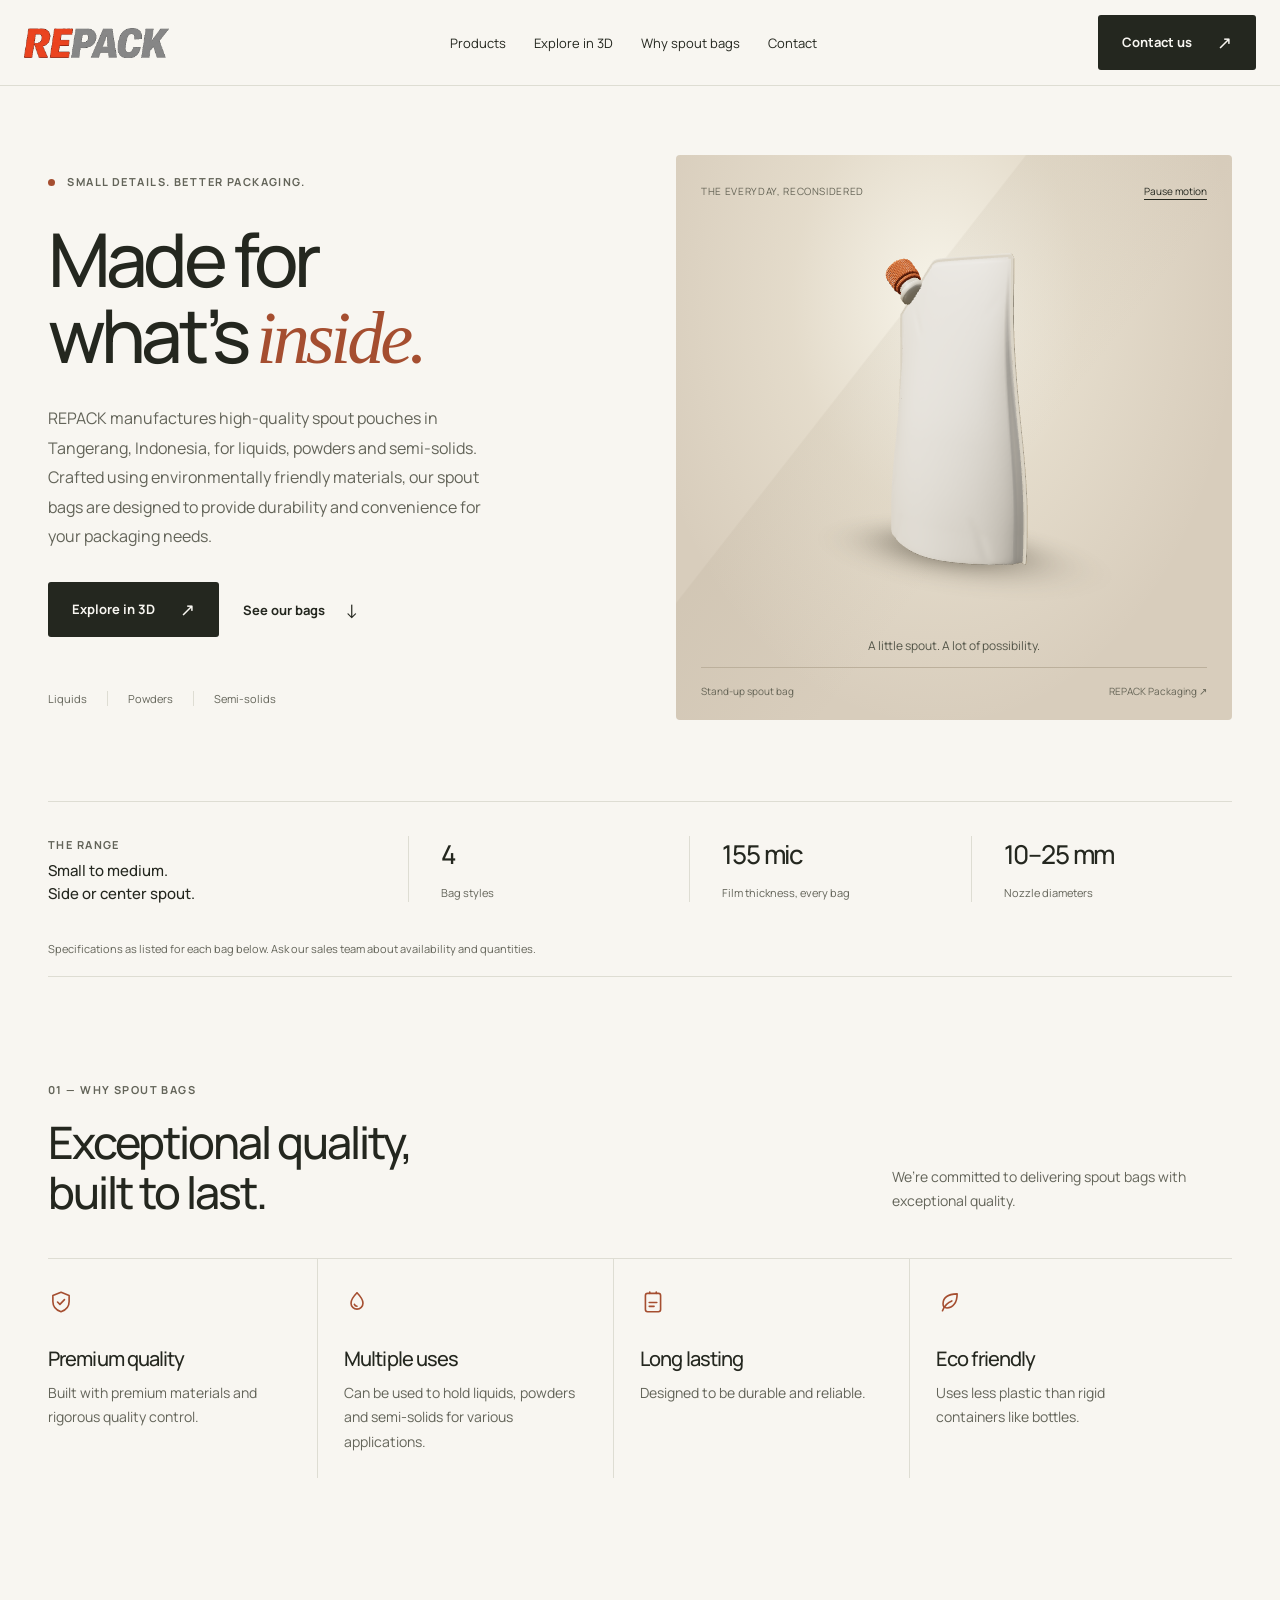
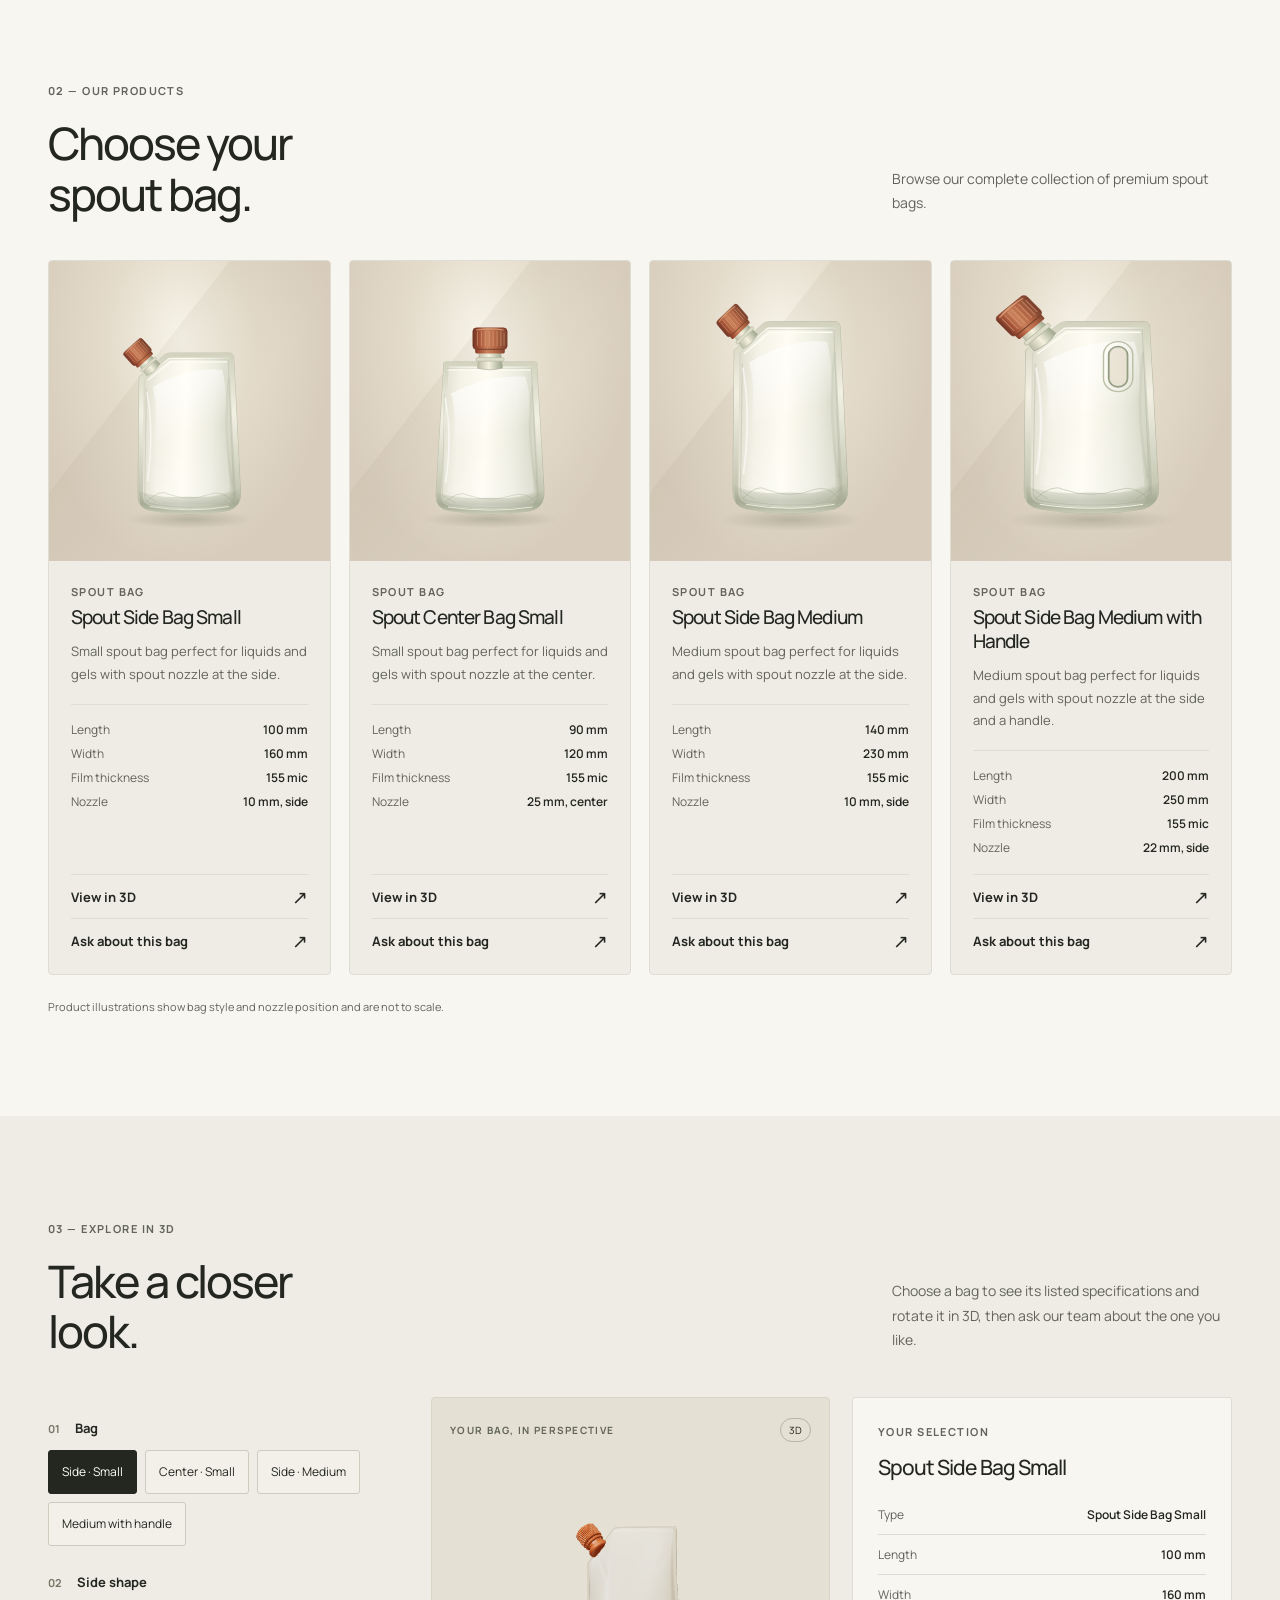
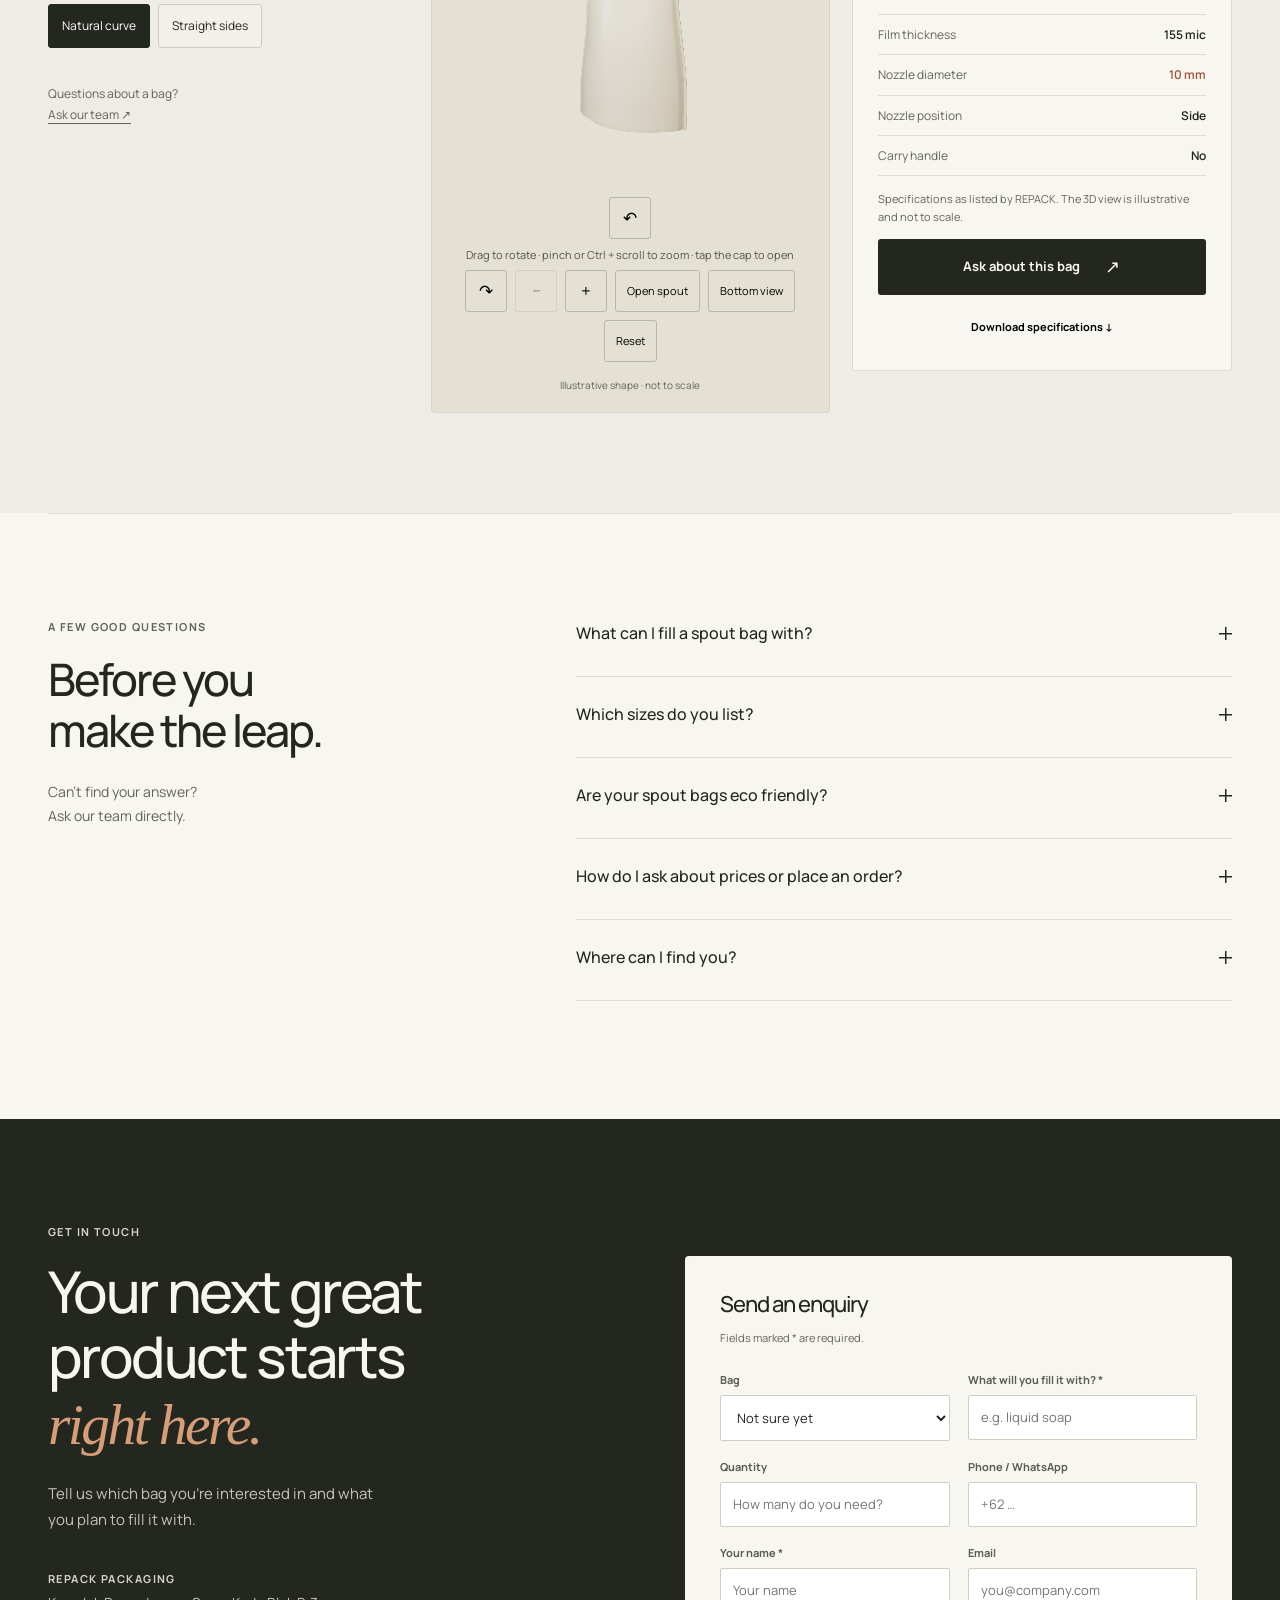
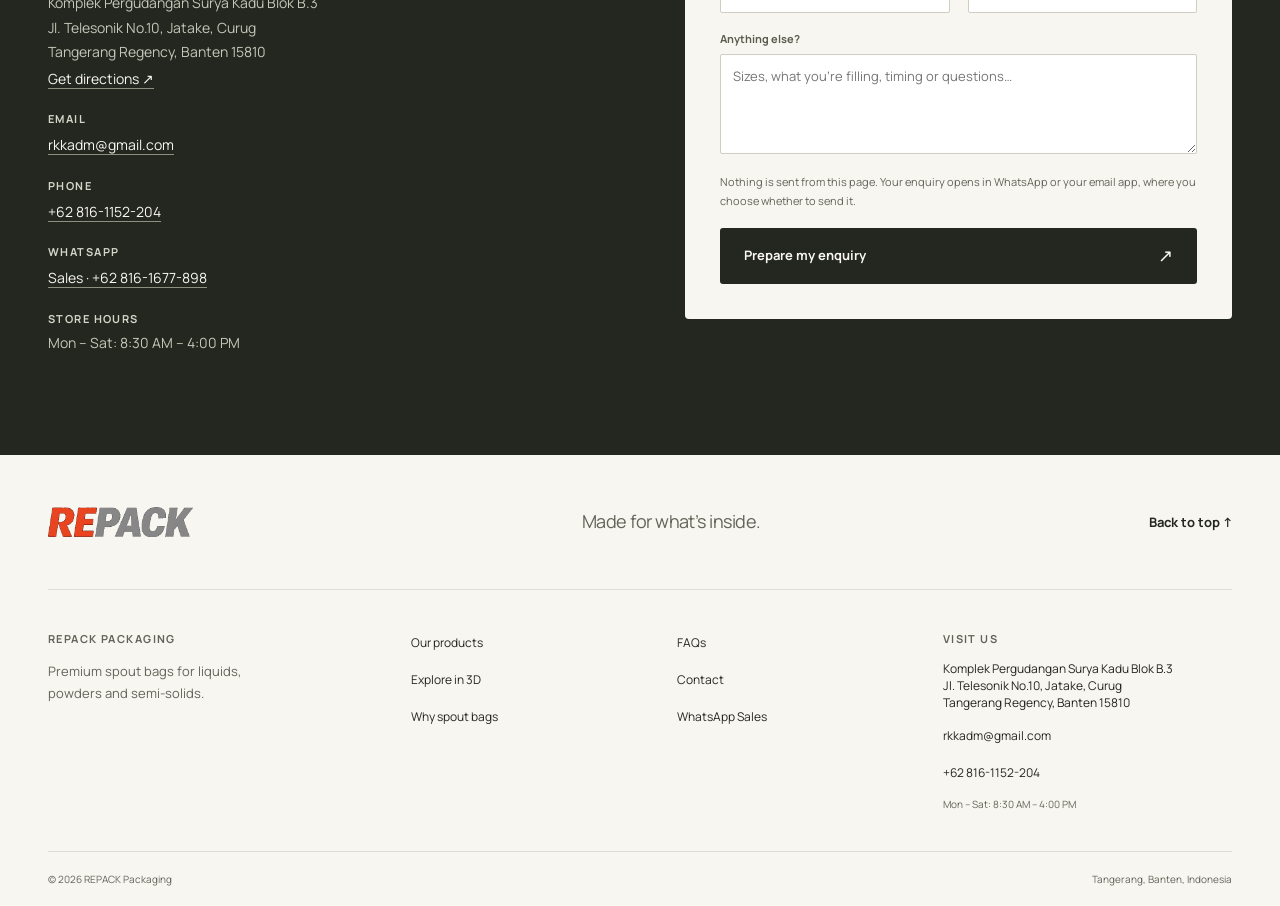
<file: index.html>
<!doctype html>
<html lang="en">
<head>
  <meta charset="utf-8">
  <title>Spout Pouch Manufacturer in Tangerang | REPACK Packaging</title>
  <meta name="viewport" content="width=device-width, initial-scale=1">
  <meta name="color-scheme" content="light">
  <meta name="description" content="Spout pouch manufacturer in Tangerang, Indonesia. Four stand-up spout bag styles with side or center nozzles for liquids, powders and semi-solids.">
  <!-- Staging guard. Remove this line only when the site goes live at the canonical
       domain below, otherwise it competes with the existing site for the same terms. -->
  <meta name="robots" content="noindex, nofollow">
  <link rel="canonical" href="https://repackpouch.com/">
  <meta property="og:type" content="website">
  <meta property="og:url" content="https://repackpouch.com/">
  <meta property="og:site_name" content="REPACK Packaging">
  <meta property="og:locale" content="en_US">
  <meta property="og:title" content="REPACK — Spout Pouch Manufacturer in Tangerang">
  <meta property="og:description" content="Stand-up spout bags for liquids, powders and semi-solids, made in Tangerang, Indonesia by REPACK Packaging.">
  <meta property="og:image" content="https://repackpouch.com/assets/og-cover.png">
  <meta property="og:image:width" content="1200">
  <meta property="og:image:height" content="630">
  <meta property="og:image:alt" content="REPACK Packaging">
  <meta name="twitter:card" content="summary_large_image">
  <link rel="icon" href="assets/repack-favicon.png" type="image/png">
  <link rel="preconnect" href="https://fonts.googleapis.com">
  <link rel="preconnect" href="https://fonts.gstatic.com" crossorigin>
  <!-- Fetched as a print stylesheet so it does not block first paint, then promoted to
       all media on load. Measured at 285ms of render-blocking time before this change.
       display=swap already meant text painted in the fallback face first, so the only
       cost is that the swap now happens a beat later. -->
  <link rel="stylesheet" href="https://fonts.googleapis.com/css2?family=Manrope:wght@400..800&display=swap" media="print" onload="this.media=&#39;all&#39;">
  <noscript><link rel="stylesheet" href="https://fonts.googleapis.com/css2?family=Manrope:wght@400..800&display=swap"></noscript>
  <link rel="stylesheet" href="css/styles.css">
  <script type="application/ld+json">
  {
    "@context": "https://schema.org",
    "@graph": [
      {
        "@type": [
          "LocalBusiness",
          "Manufacturer"
        ],
        "@id": "https://repackpouch.com/#business",
        "name": "REPACK Packaging",
        "description": "Manufacturer of premium spout bags for liquids, powders and semi-solids, based in Tangerang, Indonesia.",
        "url": "https://repackpouch.com/",
        "image": "https://repackpouch.com/assets/og-cover.png",
        "logo": "https://repackpouch.com/assets/repack-logo.png",
        "email": "rkkadm@gmail.com",
        "telephone": "+628161152204",
        "address": {
          "@type": "PostalAddress",
          "streetAddress": "Komplek Pergudangan Surya Kadu Blok B.3, Jl. Telesonik No.10, Jatake, Curug",
          "addressLocality": "Tangerang Regency",
          "addressRegion": "Banten",
          "postalCode": "15810",
          "addressCountry": "ID"
        },
        "geo": {
          "@type": "GeoCoordinates",
          "latitude": -6.2033867,
          "longitude": 106.5609562
        },
        "hasMap": "https://www.google.com/maps/place/REPACK/@-6.203387,106.560956,16z/data=!4m6!3m5!1s0x2e69fc766be53ae3:0xa5bdc1f0430e40cd!8m2!3d-6.2033867!4d106.5609562",
        "openingHoursSpecification": [
          {
            "@type": "OpeningHoursSpecification",
            "dayOfWeek": [
              "Monday",
              "Tuesday",
              "Wednesday",
              "Thursday",
              "Friday",
              "Saturday"
            ],
            "opens": "08:30",
            "closes": "16:00"
          }
        ],
        "contactPoint": [
          {
            "@type": "ContactPoint",
            "contactType": "sales",
            "telephone": "+628161677898",
            "email": "rkkadm@gmail.com",
            "availableLanguage": [
              "en",
              "id"
            ]
          }
        ],
        "areaServed": {
          "@type": "Country",
          "name": "Indonesia"
        }
      },
      {
        "@type": "WebSite",
        "@id": "https://repackpouch.com/#website",
        "url": "https://repackpouch.com/",
        "name": "REPACK Packaging",
        "inLanguage": "en",
        "publisher": {
          "@id": "https://repackpouch.com/#business"
        }
      },
      {
        "@type": "WebPage",
        "@id": "https://repackpouch.com/#webpage",
        "url": "https://repackpouch.com/",
        "name": "Spout Pouch Manufacturer in Tangerang | REPACK Packaging",
        "isPartOf": {
          "@id": "https://repackpouch.com/#website"
        },
        "about": {
          "@id": "https://repackpouch.com/#business"
        },
        "primaryImageOfPage": "https://repackpouch.com/assets/og-cover.png"
      },
      {
        "@type": "ItemList",
        "@id": "https://repackpouch.com/#products",
        "name": "Spout bags",
        "numberOfItems": 4,
        "itemListOrder": "https://schema.org/ItemListOrderAscending",
        "itemListElement": [
          {
            "@type": "ListItem",
            "position": 1,
            "item": {
              "@type": "Product",
              "@id": "https://repackpouch.com/#product-1",
              "name": "Spout Side Bag Small",
              "description": "Small spout bag perfect for liquids and gels with spout nozzle at the side.",
              "image": "https://repackpouch.com/assets/product-side-small.svg",
              "url": "https://repackpouch.com/#products",
              "category": "Spout bag",
              "brand": {
                "@id": "https://repackpouch.com/#business"
              },
              "manufacturer": {
                "@id": "https://repackpouch.com/#business"
              },
              "additionalProperty": [
                {
                  "@type": "PropertyValue",
                  "name": "Length",
                  "value": 100,
                  "unitText": "MMT"
                },
                {
                  "@type": "PropertyValue",
                  "name": "Width",
                  "value": 160,
                  "unitText": "MMT"
                },
                {
                  "@type": "PropertyValue",
                  "name": "Film thickness",
                  "value": 155,
                  "unitText": "E39"
                },
                {
                  "@type": "PropertyValue",
                  "name": "Nozzle diameter",
                  "value": 10,
                  "unitText": "MMT"
                },
                {
                  "@type": "PropertyValue",
                  "name": "Nozzle position",
                  "value": "Side"
                },
                {
                  "@type": "PropertyValue",
                  "name": "Carry handle",
                  "value": "No"
                }
              ]
            }
          },
          {
            "@type": "ListItem",
            "position": 2,
            "item": {
              "@type": "Product",
              "@id": "https://repackpouch.com/#product-2",
              "name": "Spout Center Bag Small",
              "description": "Small spout bag perfect for liquids and gels with spout nozzle at the center.",
              "image": "https://repackpouch.com/assets/product-center-small.svg",
              "url": "https://repackpouch.com/#products",
              "category": "Spout bag",
              "brand": {
                "@id": "https://repackpouch.com/#business"
              },
              "manufacturer": {
                "@id": "https://repackpouch.com/#business"
              },
              "additionalProperty": [
                {
                  "@type": "PropertyValue",
                  "name": "Length",
                  "value": 90,
                  "unitText": "MMT"
                },
                {
                  "@type": "PropertyValue",
                  "name": "Width",
                  "value": 120,
                  "unitText": "MMT"
                },
                {
                  "@type": "PropertyValue",
                  "name": "Film thickness",
                  "value": 155,
                  "unitText": "E39"
                },
                {
                  "@type": "PropertyValue",
                  "name": "Nozzle diameter",
                  "value": 25,
                  "unitText": "MMT"
                },
                {
                  "@type": "PropertyValue",
                  "name": "Nozzle position",
                  "value": "Center"
                },
                {
                  "@type": "PropertyValue",
                  "name": "Carry handle",
                  "value": "No"
                }
              ]
            }
          },
          {
            "@type": "ListItem",
            "position": 3,
            "item": {
              "@type": "Product",
              "@id": "https://repackpouch.com/#product-3",
              "name": "Spout Side Bag Medium",
              "description": "Medium spout bag perfect for liquids and gels with spout nozzle at the side.",
              "image": "https://repackpouch.com/assets/product-side-medium.svg",
              "url": "https://repackpouch.com/#products",
              "category": "Spout bag",
              "brand": {
                "@id": "https://repackpouch.com/#business"
              },
              "manufacturer": {
                "@id": "https://repackpouch.com/#business"
              },
              "additionalProperty": [
                {
                  "@type": "PropertyValue",
                  "name": "Length",
                  "value": 140,
                  "unitText": "MMT"
                },
                {
                  "@type": "PropertyValue",
                  "name": "Width",
                  "value": 230,
                  "unitText": "MMT"
                },
                {
                  "@type": "PropertyValue",
                  "name": "Film thickness",
                  "value": 155,
                  "unitText": "E39"
                },
                {
                  "@type": "PropertyValue",
                  "name": "Nozzle diameter",
                  "value": 10,
                  "unitText": "MMT"
                },
                {
                  "@type": "PropertyValue",
                  "name": "Nozzle position",
                  "value": "Side"
                },
                {
                  "@type": "PropertyValue",
                  "name": "Carry handle",
                  "value": "No"
                }
              ]
            }
          },
          {
            "@type": "ListItem",
            "position": 4,
            "item": {
              "@type": "Product",
              "@id": "https://repackpouch.com/#product-4",
              "name": "Spout Side Bag Medium with Handle",
              "description": "Medium spout bag perfect for liquids and gels with spout nozzle at the side and a handle.",
              "image": "https://repackpouch.com/assets/product-side-medium-handle.svg",
              "url": "https://repackpouch.com/#products",
              "category": "Spout bag",
              "brand": {
                "@id": "https://repackpouch.com/#business"
              },
              "manufacturer": {
                "@id": "https://repackpouch.com/#business"
              },
              "additionalProperty": [
                {
                  "@type": "PropertyValue",
                  "name": "Length",
                  "value": 200,
                  "unitText": "MMT"
                },
                {
                  "@type": "PropertyValue",
                  "name": "Width",
                  "value": 250,
                  "unitText": "MMT"
                },
                {
                  "@type": "PropertyValue",
                  "name": "Film thickness",
                  "value": 155,
                  "unitText": "E39"
                },
                {
                  "@type": "PropertyValue",
                  "name": "Nozzle diameter",
                  "value": 22,
                  "unitText": "MMT"
                },
                {
                  "@type": "PropertyValue",
                  "name": "Nozzle position",
                  "value": "Side"
                },
                {
                  "@type": "PropertyValue",
                  "name": "Carry handle",
                  "value": "Yes"
                }
              ]
            }
          }
        ]
      }
    ]
  }
  </script>
</head>
<body id="top">
  <a class="skip-link" href="#main">Skip to content</a>

  <header class="nav">
    <a href="#top" class="brand" aria-label="Repack home"><img src="assets/repack-logo.png" alt="Repack" width="146" height="30"></a>
    <nav class="nav-links" id="primary-nav" aria-label="Main navigation">
      <a href="#products">Products</a>
      <a href="#configure">Explore in 3D</a>
      <a href="#why">Why spout bags</a>
      <a href="#quote">Contact</a>
    </nav>
    <div class="nav-actions">
      <a href="#quote" class="btn btn-primary nav-cta">Contact us <span aria-hidden="true">↗</span></a>
      <button class="menu-toggle" type="button" aria-expanded="false" aria-controls="primary-nav">Menu <span aria-hidden="true">+</span></button>
    </div>
  </header>

  <main id="main">

    <section class="hero section-wrap" aria-labelledby="hero-title">
      <div class="hero-copy">
        <span class="eyebrow" data-reveal><span class="status-dot"></span> Small details. Better packaging.</span>
        <h1 id="hero-title" data-reveal>Made for<br>what’s <em>inside.</em></h1>
        <p class="hero-description" data-reveal>REPACK manufactures high-quality spout pouches in Tangerang, Indonesia, for liquids, powders and semi-solids. Crafted using environmentally friendly materials, our spout bags are designed to provide durability and convenience for your packaging needs.</p>
        <div class="actions" data-reveal>
          <a href="#configure" class="btn btn-primary">Explore in 3D <span aria-hidden="true">↗</span></a>
          <a href="#products" class="text-link">See our bags <span aria-hidden="true">↓</span></a>
        </div>
        <div class="hero-footnote" data-reveal><span>Liquids</span><span>Powders</span><span>Semi-solids</span></div>
      </div>
      <div class="hero-visual" aria-label="Spout bag product illustration">
        <div class="visual-top"><span>THE EVERYDAY, RECONSIDERED</span><button class="hero-motion-toggle" type="button" data-hero-motion aria-controls="hero-product" hidden>Pause motion</button></div>
        <div class="product-view hero-product" id="hero-product">
          <img class="pouch-fallback" src="assets/pouch-natural.svg" alt="Cream stand-up spout bag with a copper corner spout" width="360" height="460">
        </div>
        <p class="product-callout">A little spout. A lot of possibility.</p>
        <div class="visual-bottom"><span>Stand-up spout bag</span><span>REPACK Packaging ↗</span></div>
      </div>
    </section>

    <section class="capabilities section-wrap" aria-label="The range at a glance">
      <div><span class="eyebrow">The range</span><p>Small to medium.<br>Side or center spout.</p></div>
      <div><strong>4</strong><span>Bag styles</span></div>
      <div><strong>155 mic</strong><span>Film thickness, every bag</span></div>
      <div><strong>10–25 mm</strong><span>Nozzle diameters</span></div>
      <p class="capability-note">Specifications as listed for each bag below. Ask our sales team about availability and quantities.</p>
    </section>

    <section class="why section-wrap section-space" id="why">
      <div class="section-heading">
        <div><span class="eyebrow" data-reveal>01 — Why spout bags</span><h2 data-reveal>Exceptional quality,<br>built to last.</h2></div>
        <p data-reveal>We’re committed to delivering spout bags with exceptional quality.</p>
      </div>
      <ul class="why-grid">
        <li data-reveal>
          <svg width="26" height="26" viewBox="0 0 24 24" fill="none" stroke="currentColor" stroke-width="1.5" stroke-linecap="round" stroke-linejoin="round" aria-hidden="true"><path pathLength="1" d="M12 3 4.5 6v5.5c0 4.4 3.1 8 7.5 9.5 4.4-1.5 7.5-5.1 7.5-9.5V6L12 3Z"/><path pathLength="1" d="m8.8 12 2.2 2.2 4.2-4.4"/></svg>
          <h3>Premium quality</h3>
          <p>Built with premium materials and rigorous quality control.</p>
        </li>
        <li data-reveal>
          <svg width="26" height="26" viewBox="0 0 24 24" fill="none" stroke="currentColor" stroke-width="1.5" stroke-linecap="round" stroke-linejoin="round" aria-hidden="true"><path pathLength="1" d="M12 3.5s5.5 5.6 5.5 9.6a5.5 5.5 0 0 1-11 0C6.5 9.1 12 3.5 12 3.5Z"/><path pathLength="1" d="M9.6 14.2a2.6 2.6 0 0 0 2.4 1.7"/></svg>
          <h3>Multiple uses</h3>
          <p>Can be used to hold liquids, powders and semi-solids for various applications.</p>
        </li>
        <li data-reveal>
          <svg width="26" height="26" viewBox="0 0 24 24" fill="none" stroke="currentColor" stroke-width="1.5" stroke-linecap="round" stroke-linejoin="round" aria-hidden="true"><rect pathLength="1" x="5" y="4" width="14" height="17" rx="2"/><path pathLength="1" d="M9 4V2.8M15 4V2.8M8.5 12.5h7M8.5 16h4.5"/></svg>
          <h3>Long lasting</h3>
          <p>Designed to be durable and reliable.</p>
        </li>
        <li data-reveal>
          <svg width="26" height="26" viewBox="0 0 24 24" fill="none" stroke="currentColor" stroke-width="1.5" stroke-linecap="round" stroke-linejoin="round" aria-hidden="true"><path pathLength="1" d="M19.5 4.5c-8.5.3-13 3.7-13 9.2 0 2.2 1.3 3.8 3.6 3.8 5.2 0 9.4-4.5 9.4-13Z"/><path pathLength="1" d="M6 20c1.6-4.4 4.7-7.4 8.6-9"/></svg>
          <h3>Eco friendly</h3>
          <p>Uses less plastic than rigid containers like bottles.</p>
        </li>
      </ul>
    </section>

    <section class="products section-wrap section-space" id="products">
      <div class="section-heading">
        <div><span class="eyebrow" data-reveal>02 — Our products</span><h2 data-reveal>Choose your<br>spout bag.</h2></div>
        <p data-reveal>Browse our complete collection of premium spout bags.</p>
      </div>
      <div class="product-grid">

        <article class="product-card" data-reveal
          data-bag="side-small" data-name="Spout Side Bag Small" data-short="Side · Small"
          data-length="100" data-width="160" data-thickness="155" data-nozzle="10" data-position="Side" data-handle="0">
          <div class="product-art"><img src="assets/product-side-small.svg" alt="Small ivory stand-up pouch with a copper side spout" width="360" height="420" loading="lazy" decoding="async"></div>
          <div class="product-body">
            <span class="eyebrow">Spout bag</span>
            <h3>Spout Side Bag Small</h3>
            <p>Small spout bag perfect for liquids and gels with spout nozzle at the side.</p>
            <dl class="product-specs"><dt>Length</dt><dd>100 mm</dd><dt>Width</dt><dd>160 mm</dd><dt>Film thickness</dt><dd>155 mic</dd><dt>Nozzle</dt><dd>10 mm, side</dd></dl>
            <div class="product-links">
              <a href="#configure" class="text-link" data-bag-link="side-small">View in 3D <span aria-hidden="true">↗</span></a>
              <a href="#quote" class="text-link" data-ask="side-small">Ask about this bag <span aria-hidden="true">↗</span></a>
            </div>
          </div>
        </article>

        <article class="product-card" data-reveal
          data-bag="center-small" data-name="Spout Center Bag Small" data-short="Center · Small"
          data-length="90" data-width="120" data-thickness="155" data-nozzle="25" data-position="Center" data-handle="0">
          <div class="product-art"><img src="assets/product-center-small.svg" alt="Small ivory stand-up pouch with a wide copper center spout" width="360" height="420" loading="lazy" decoding="async"></div>
          <div class="product-body">
            <span class="eyebrow">Spout bag</span>
            <h3>Spout Center Bag Small</h3>
            <p>Small spout bag perfect for liquids and gels with spout nozzle at the center.</p>
            <dl class="product-specs"><dt>Length</dt><dd>90 mm</dd><dt>Width</dt><dd>120 mm</dd><dt>Film thickness</dt><dd>155 mic</dd><dt>Nozzle</dt><dd>25 mm, center</dd></dl>
            <div class="product-links">
              <a href="#configure" class="text-link" data-bag-link="center-small">View in 3D <span aria-hidden="true">↗</span></a>
              <a href="#quote" class="text-link" data-ask="center-small">Ask about this bag <span aria-hidden="true">↗</span></a>
            </div>
          </div>
        </article>

        <article class="product-card" data-reveal
          data-bag="side-medium" data-name="Spout Side Bag Medium" data-short="Side · Medium"
          data-length="140" data-width="230" data-thickness="155" data-nozzle="10" data-position="Side" data-handle="0">
          <div class="product-art"><img src="assets/product-side-medium.svg" alt="Medium ivory stand-up pouch with a copper side spout" width="360" height="420" loading="lazy" decoding="async"></div>
          <div class="product-body">
            <span class="eyebrow">Spout bag</span>
            <h3>Spout Side Bag Medium</h3>
            <p>Medium spout bag perfect for liquids and gels with spout nozzle at the side.</p>
            <dl class="product-specs"><dt>Length</dt><dd>140 mm</dd><dt>Width</dt><dd>230 mm</dd><dt>Film thickness</dt><dd>155 mic</dd><dt>Nozzle</dt><dd>10 mm, side</dd></dl>
            <div class="product-links">
              <a href="#configure" class="text-link" data-bag-link="side-medium">View in 3D <span aria-hidden="true">↗</span></a>
              <a href="#quote" class="text-link" data-ask="side-medium">Ask about this bag <span aria-hidden="true">↗</span></a>
            </div>
          </div>
        </article>

        <article class="product-card" data-reveal
          data-bag="side-medium-handle" data-name="Spout Side Bag Medium with Handle" data-short="Medium with handle"
          data-length="200" data-width="250" data-thickness="155" data-nozzle="22" data-position="Side" data-handle="1">
          <div class="product-art"><img src="assets/product-side-medium-handle.svg" alt="Medium ivory stand-up pouch with a copper side spout and oval carry handle" width="360" height="420" loading="lazy" decoding="async"></div>
          <div class="product-body">
            <span class="eyebrow">Spout bag</span>
            <h3>Spout Side Bag Medium with Handle</h3>
            <p>Medium spout bag perfect for liquids and gels with spout nozzle at the side and a handle.</p>
            <dl class="product-specs"><dt>Length</dt><dd>200 mm</dd><dt>Width</dt><dd>250 mm</dd><dt>Film thickness</dt><dd>155 mic</dd><dt>Nozzle</dt><dd>22 mm, side</dd></dl>
            <div class="product-links">
              <a href="#configure" class="text-link" data-bag-link="side-medium-handle">View in 3D <span aria-hidden="true">↗</span></a>
              <a href="#quote" class="text-link" data-ask="side-medium-handle">Ask about this bag <span aria-hidden="true">↗</span></a>
            </div>
          </div>
        </article>

      </div>
      <p class="section-note">Product illustrations show bag style and nozzle position and are not to scale.</p>
    </section>

    <section class="configurator section-space" id="configure">
      <div class="section-wrap">
        <div class="section-heading">
          <div><span class="eyebrow" data-reveal>03 — Explore in 3D</span><h2 data-reveal>Take a closer<br>look.</h2></div>
          <p data-reveal>Choose a bag to see its listed specifications and rotate it in 3D, then ask our team about the one you like.</p>
        </div>
        <noscript><p class="notice">Enable JavaScript to use the 3D viewer. Specifications for every bag are listed above.</p></noscript>

        <div class="config-shell">
          <form class="config-choices" id="config-form">
            <fieldset class="config-group">
              <legend><span>01</span> Bag</legend>
              <div class="pill-row" id="bag-options"></div>
            </fieldset>
            <fieldset class="config-group">
              <legend><span>02</span> Side shape</legend>
              <div class="pill-row">
                <label class="pill"><input type="radio" name="sides" value="curved" checked><span>Natural curve</span></label>
                <label class="pill"><input type="radio" name="sides" value="straight"><span>Straight sides</span></label>
              </div>
            </fieldset>
            <p class="config-help">Questions about a bag? <a href="#quote">Ask our team ↗</a></p>
          </form>

          <div class="config-preview">
            <div class="stage-top"><span class="eyebrow">Your bag, in perspective</span><span class="view-badge">3D</span></div>
            <div class="product-view" id="config-stage" role="group" aria-label="Interactive bag preview. Drag to rotate, use the zoom buttons or pinch to zoom, and hold Shift while dragging to move the view when zoomed in.">
              <img class="pouch-fallback" src="assets/pouch-natural.svg" alt="Illustrative spout bag. Shape is representative, not to scale." width="360" height="460">
            </div>
            <div class="rotation-controls" hidden>
              <button type="button" data-rotate="-30" aria-label="Rotate bag left">↶</button>
              <span>Drag to rotate · pinch or Ctrl + scroll to zoom · tap the cap to open</span>
              <button type="button" data-rotate="30" aria-label="Rotate bag right">↷</button>
              <button type="button" data-zoom="-1" aria-label="Zoom out">−</button>
              <button type="button" data-zoom="1" aria-label="Zoom in">+</button>
              <button type="button" data-spout="toggle" aria-pressed="false">Open spout</button>
              <button type="button" data-view="bottom">Bottom view</button>
              <button type="button" data-view="front">Reset</button>
            </div>
            <p class="preview-caption" id="preview-note">Illustrative shape · not to scale</p>
          </div>

          <div class="config-output">
            <span class="eyebrow">Your selection</span>
            <h3 id="spec-title" aria-live="polite" aria-atomic="true"></h3>
            <dl class="spec-list" id="spec-list"></dl>
            <p class="spec-disclaimer">Specifications as listed by REPACK. The 3D view is illustrative and not to scale.</p>
            <button type="button" class="btn btn-primary" id="use-spec">Ask about this bag <span aria-hidden="true">↗</span></button>
            <button type="button" class="text-link download-build" id="download-build">Download specifications ↓</button>
          </div>
        </div>
      </div>
    </section>

    <section class="faq section-wrap section-space" id="faq">
      <div>
        <span class="eyebrow" data-reveal>A few good questions</span>
        <h2 data-reveal>Before you<br>make the leap.</h2>
        <p data-reveal>Can’t find your answer?<br>Ask our team directly.</p>
      </div>
      <div class="faq-list">
        <details data-reveal>
          <summary>What can I fill a spout bag with?</summary>
          <p>Our spout bags can hold liquids, powders and semi-solids for a range of applications.</p>
        </details>
        <details data-reveal>
          <summary>Which sizes do you list?</summary>
          <p>Four bags: Spout Side Bag Small (100 × 160 mm), Spout Center Bag Small (90 × 120 mm), Spout Side Bag Medium (140 × 230 mm) and Spout Side Bag Medium with Handle (200 × 250 mm), given as length × width. All use 155 mic film. The nozzle is 10 mm on the two side bags without a handle, 22 mm on the handle bag and 25 mm on the center bag.</p>
        </details>
        <details data-reveal>
          <summary>Are your spout bags eco friendly?</summary>
          <p>They’re crafted using environmentally friendly materials, and they use less plastic than rigid containers like bottles.</p>
        </details>
        <details data-reveal>
          <summary>How do I ask about prices or place an order?</summary>
          <p>Send an enquiry with the form on this page, message our Sales team on WhatsApp, email rkkadm@gmail.com or call +62 816-1152-204. We’re available Monday to Saturday, 8:30 AM – 4:00 PM.</p>
        </details>
        <details data-reveal>
          <summary>Where can I find you?</summary>
          <p>REPACK Packaging, Komplek Pergudangan Surya Kadu Blok B.3, Jl. Telesonik No.10, Jatake, Curug, Tangerang Regency, Banten 15810. Use the directions link in the contact details to open the map.</p>
        </details>
      </div>
    </section>

    <section class="quote section-space" id="quote">
      <div class="section-wrap quote-grid">
        <div class="quote-copy">
          <span class="eyebrow">Get in touch</span>
          <h2>Your next great<br>product starts<br><em>right here.</em></h2>
          <p>Tell us which bag you’re interested in and what you plan to fill it with.</p>
          <dl class="contact-list">
            <div>
              <dt>REPACK Packaging</dt>
              <dd>Komplek Pergudangan Surya Kadu Blok B.3<br>Jl. Telesonik No.10, Jatake, Curug<br>Tangerang Regency, Banten 15810<br><a href="https://www.google.com/maps/place/REPACK/@-6.203387,106.560956,16z/data=!4m6!3m5!1s0x2e69fc766be53ae3:0xa5bdc1f0430e40cd!8m2!3d-6.2033867!4d106.5609562" target="_blank" rel="noopener">Get directions ↗</a></dd>
            </div>
            <div><dt>Email</dt><dd><a href="mailto:rkkadm@gmail.com" data-contact="email">rkkadm@gmail.com</a></dd></div>
            <div><dt>Phone</dt><dd><a href="tel:+628161152204">+62 816-1152-204</a></dd></div>
            <div><dt>WhatsApp</dt><dd><a href="https://wa.me/628161677898" data-contact="whatsapp-sales" target="_blank" rel="noopener">Sales · +62 816-1677-898</a></dd></div>
            <div><dt>Store hours</dt><dd>Mon – Sat: 8:30 AM – 4:00 PM</dd></div>
          </dl>
        </div>

        <form class="quote-form" id="quote-form">
          <h3>Send an enquiry</h3>
          <p class="form-intro">Fields marked * are required.</p>
          <div class="grid-2">
            <div class="field"><label for="q-bag">Bag</label><select id="q-bag" name="bag"></select></div>
            <div class="field"><label for="q-product">What will you fill it with? *</label><input id="q-product" name="product" required maxlength="150" placeholder="e.g. liquid soap"></div>
            <div class="field"><label for="q-quantity">Quantity</label><input id="q-quantity" name="quantity" maxlength="80" placeholder="How many do you need?"></div>
            <div class="field"><label for="q-phone">Phone / WhatsApp</label><input id="q-phone" name="phone" type="tel" maxlength="40" autocomplete="tel" placeholder="+62 …"></div>
            <div class="field"><label for="q-name">Your name *</label><input id="q-name" name="name" required maxlength="150" autocomplete="name" placeholder="Your name"></div>
            <div class="field"><label for="q-email">Email</label><input id="q-email" name="email" type="email" maxlength="200" autocomplete="email" placeholder="you@company.com"></div>
          </div>
          <div class="field"><label for="q-details">Anything else?</label><textarea id="q-details" name="details" maxlength="5000" placeholder="Sizes, what you’re filling, timing or questions…"></textarea></div>
          <p class="privacy-note">Nothing is sent from this page. Your enquiry opens in WhatsApp or your email app, where you choose whether to send it.</p>
          <button type="submit" class="btn btn-primary" id="quote-submit" disabled>Prepare my enquiry <span aria-hidden="true">↗</span></button>
          <div class="form-result" id="quote-result" hidden>
            <p id="quote-status" role="status"></p>
            <div class="result-actions">
              <a class="btn btn-primary" id="send-whatsapp" href="#" target="_blank" rel="noopener">Send via WhatsApp <span aria-hidden="true">↗</span></a>
              <a class="btn btn-secondary" id="send-email" href="#">Email it <span aria-hidden="true">↗</span></a>
              <button type="button" class="text-link" id="download-brief">Download a copy ↓</button>
            </div>
          </div>
          <noscript><p>Enable JavaScript to prepare your enquiry, or contact us directly using the details on this page.</p></noscript>
        </form>
      </div>
    </section>

  </main>

  <footer class="site-footer section-wrap">
    <div class="footer-top">
      <a class="brand" href="#top"><img src="assets/repack-logo.png" alt="Repack" width="146" height="30" loading="lazy"></a>
      <p>Made for what’s inside.</p>
      <a href="#top" class="text-link">Back to top ↑</a>
    </div>
    <div class="footer-grid">
      <div><span class="eyebrow">REPACK Packaging</span><p>Premium spout bags for liquids,<br>powders and semi-solids.</p></div>
      <nav aria-label="Footer">
        <a href="#products">Our products</a>
        <a href="#configure">Explore in 3D</a>
        <a href="#why">Why spout bags</a>
      </nav>
      <nav aria-label="Help">
        <a href="#faq">FAQs</a>
        <a href="#quote">Contact</a>
        <a href="https://wa.me/628161677898" target="_blank" rel="noopener">WhatsApp Sales</a>
      </nav>
      <div>
        <span class="eyebrow">Visit us</span>
        <span>Komplek Pergudangan Surya Kadu Blok B.3<br>Jl. Telesonik No.10, Jatake, Curug<br>Tangerang Regency, Banten 15810</span>
        <a href="mailto:rkkadm@gmail.com">rkkadm@gmail.com</a>
        <a href="tel:+628161152204">+62 816-1152-204</a>
        <small>Mon – Sat: 8:30 AM – 4:00 PM</small>
      </div>
    </div>
    <div class="footer-bottom"><span>© 2026 REPACK Packaging</span><span>Tangerang, Banten, Indonesia</span></div>
  </footer>

  <script type="importmap">{"imports":{"three":"./js/vendor/three.module.min.js","three/addons/":"./js/vendor/"}}</script>
  <script type="module" src="js/orbit.js"></script>
  <script src="js/configurator.js"></script>
  <script src="js/motion.js"></script>
  <script src="js/site.js"></script>
</body>
</html>
</file>
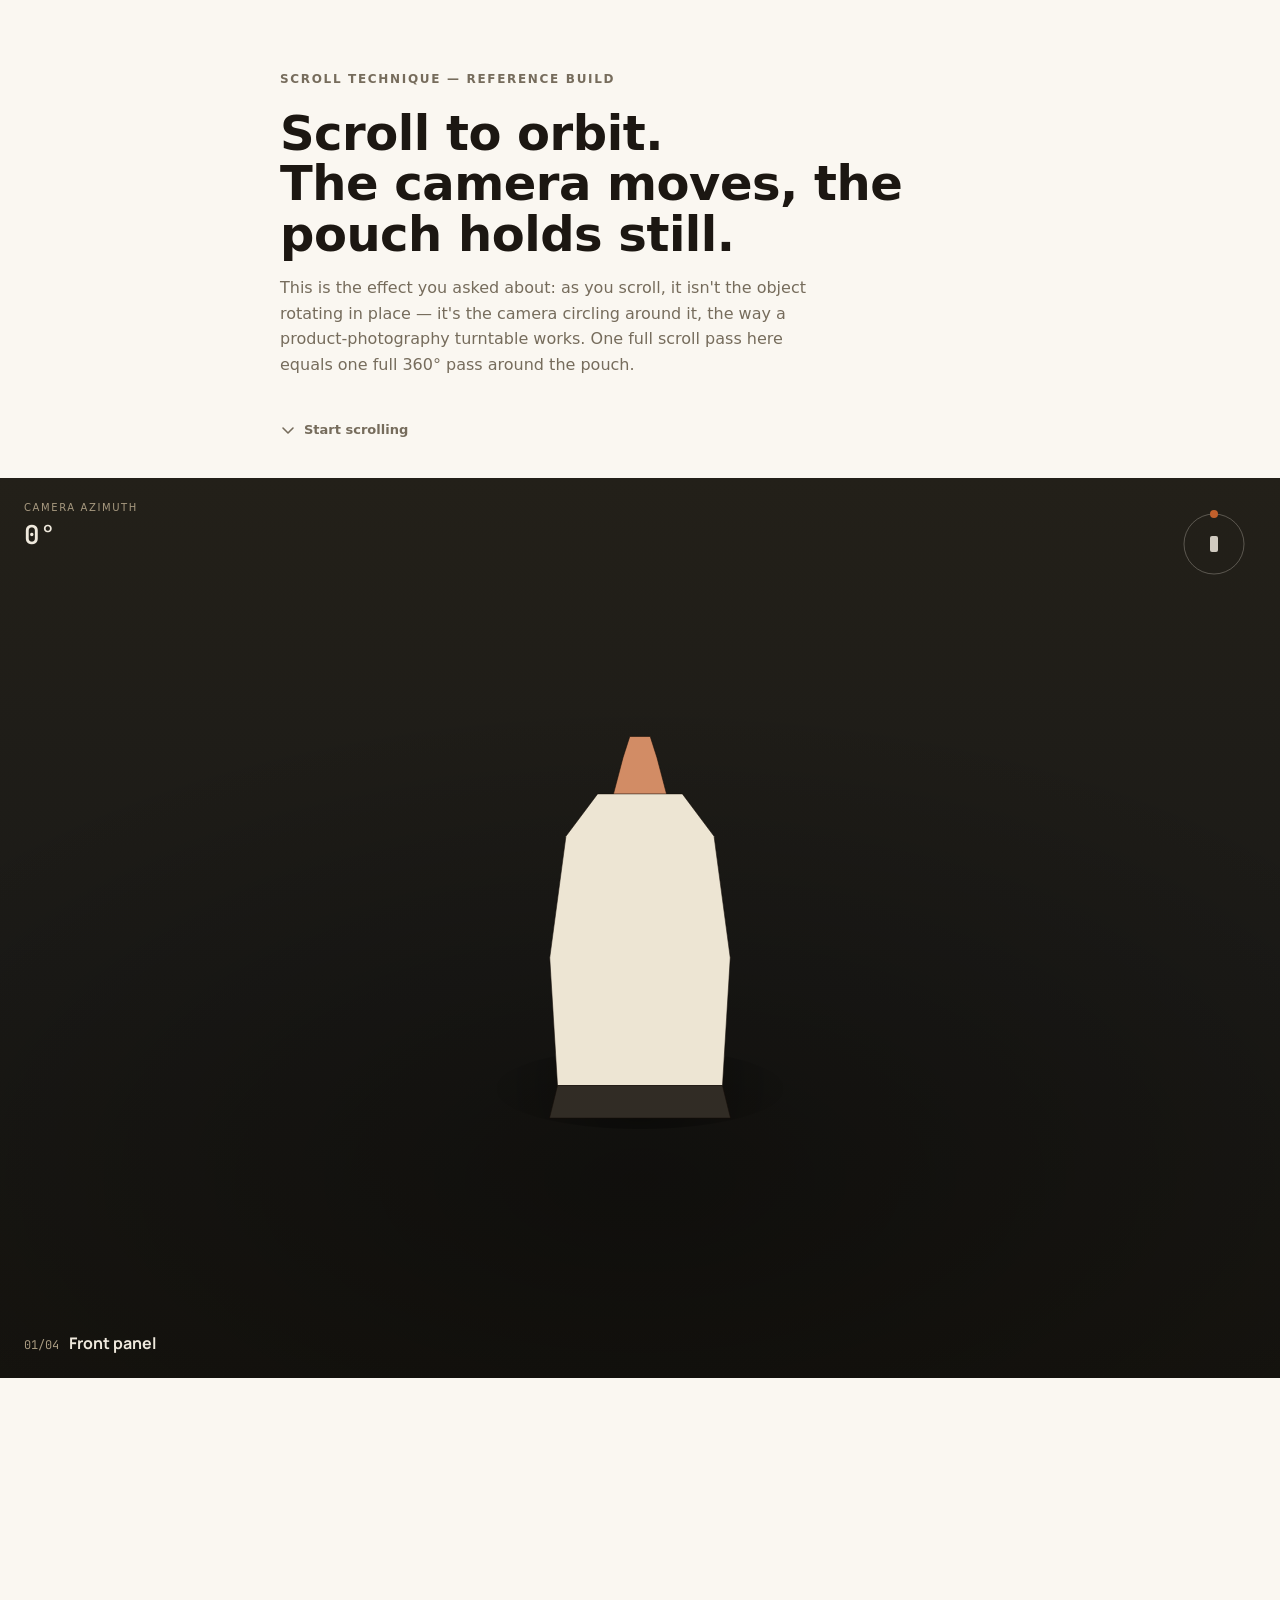
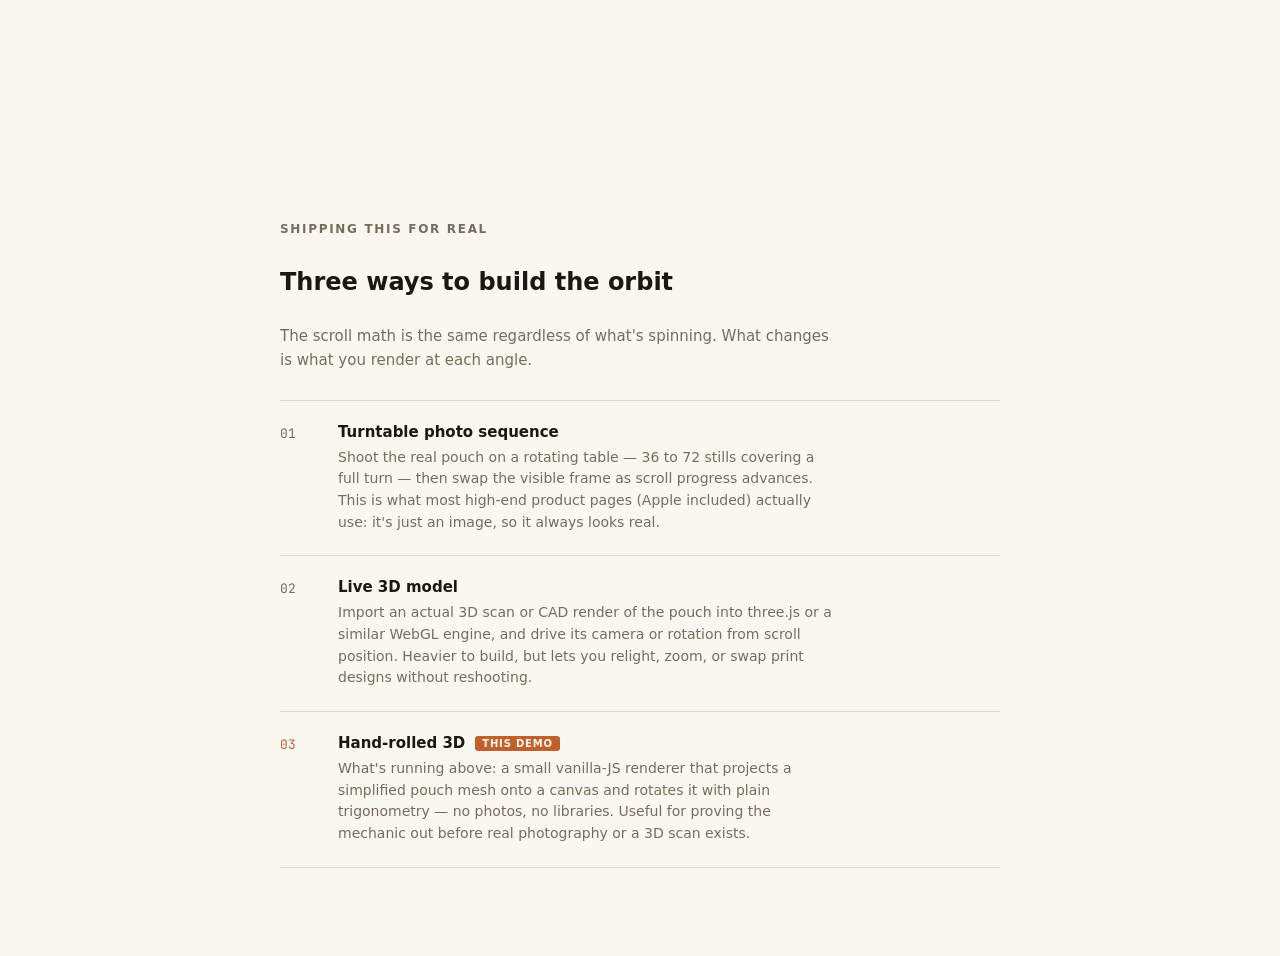
<file: design/orbit-scroll-demo.html>
<!doctype html>
<html lang="en">
<head>
<meta charset="utf-8">
<title>Orbit Scroll</title>
<meta name="viewport" content="width=device-width, initial-scale=1">
<link rel="preconnect" href="https://fonts.googleapis.com">
<link rel="stylesheet" href="https://fonts.googleapis.com/css2?family=Manrope:wght@500;700;800&family=JetBrains+Mono:wght@500;600&display=swap">
<style>
  :root {
    --bg: #faf7f1;
    --surface: #f1ece1;
    --text: #1c1712;
    --text-muted: #766c5c;
    --border: #e2dac8;
    --accent: #c1602c;
    --accent-ink: #fff8f0;
  }
  @media (prefers-color-scheme: dark) {
    :root:not([data-theme="light"]) {
      --bg: #14120f;
      --surface: #1d1a15;
      --text: #f1ece2;
      --text-muted: #a89b83;
      --border: #322b20;
      --accent: #e08a4d;
      --accent-ink: #14120f;
    }
  }
  :root[data-theme="dark"] {
    --bg: #14120f;
    --surface: #1d1a15;
    --text: #f1ece2;
    --text-muted: #a89b83;
    --border: #322b20;
    --accent: #e08a4d;
    --accent-ink: #14120f;
  }

  * { box-sizing: border-box; }
  html { -webkit-text-size-adjust: 100%; }
  body {
    margin: 0;
    background: var(--bg);
    color: var(--text);
    font-family: system-ui, -apple-system, "Segoe UI", sans-serif;
    padding-inline: 20px;
  }
  a { color: var(--accent); }
  .head { font-family: "Manrope", system-ui, sans-serif; text-wrap: balance; }
  .mono { font-family: "JetBrains Mono", ui-monospace, SFMono-Regular, Menlo, monospace; }
  .kicker {
    font-size: 12px; letter-spacing: 0.14em; text-transform: uppercase;
    color: var(--text-muted); font-weight: 600;
  }
  .wrap { max-width: 720px; margin: 0 auto; }
  .full { max-width: none; margin-inline: calc(-1 * min(20px, 50vw)); }

  /* ---------- Intro ---------- */
  .intro {
    padding-block: 72px 40px;
    display: flex; flex-direction: column; gap: 16px;
  }
  .intro h1 { font-size: clamp(32px, 5vw, 48px); font-weight: 800; line-height: 1.05; margin: 6px 0 0; letter-spacing: -0.01em; }
  .intro p { font-size: 16px; line-height: 1.6; color: var(--text-muted); max-width: 54ch; margin: 0; }
  .scroll-cue {
    display: flex; align-items: center; gap: 8px; margin-top: 28px;
    font-size: 13px; font-weight: 600; color: var(--text-muted);
  }
  .scroll-cue svg { flex-shrink: 0; }
  @media (prefers-reduced-motion: no-preference) {
    .scroll-cue svg { animation: nudge 1.6s ease-in-out infinite; }
  }
  @keyframes nudge { 0%,100% { transform: translateY(0); } 50% { transform: translateY(5px); } }

  /* ---------- Orbit stage ---------- */
  .orbit-stage {
    position: relative;
    height: 320vh;
  }
  .orbit-stage.static { height: auto; }
  .orbit-viewport {
    position: sticky; top: 0;
    height: 100vh; min-height: 480px;
    display: flex; align-items: center; justify-content: center;
    overflow: hidden;
    background:
      radial-gradient(120% 90% at 50% 78%, rgba(0,0,0,0.35), transparent 60%),
      linear-gradient(180deg, #232019 0%, #1b1a17 55%, #16140f 100%);
  }
  .orbit-stage.static .orbit-viewport { position: relative; top: auto; }

  .orbit-canvas-holder {
    position: relative;
    width: min(72vw, 62vh, 480px);
    aspect-ratio: 1 / 1;
  }
  .orbit-canvas-holder canvas { width: 100%; height: 100%; display: block; }

  .hud {
    position: absolute; inset: 24px;
    display: flex; flex-direction: column; justify-content: space-between;
    pointer-events: none;
    color: #efe9dd;
  }
  .hud-row { display: flex; justify-content: space-between; align-items: flex-start; }
  .hud-label { font-size: 10px; letter-spacing: 0.16em; text-transform: uppercase; color: #a89a80; margin-bottom: 4px; }
  .hud-degree { font-size: 26px; font-weight: 600; }
  .hud-note { font-size: 11px; color: #a89a80; margin-top: 6px; max-width: 22ch; }

  .orbit-map { width: 84px; height: 84px; }
  .orbit-map circle.path { fill: none; stroke: rgba(239,233,221,0.28); stroke-width: 1; }
  .orbit-map circle.cam { fill: var(--accent); }
  .orbit-map rect.obj { fill: #efe9dd; opacity: 0.85; }

  .facet-panel {
    display: flex; align-items: baseline; gap: 10px;
  }
  .facet-index { font-size: 12px; color: #a89a80; }
  .facet-name { font-size: 16px; font-weight: 700; font-family: "Manrope", system-ui, sans-serif; }

  /* ---------- How it works ---------- */
  .how {
    padding-block: 64px 88px;
    display: flex; flex-direction: column; gap: 28px;
  }
  .how h2 { font-size: 24px; font-weight: 800; margin: 4px 0 0; }
  .how > p { font-size: 15px; line-height: 1.6; color: var(--text-muted); max-width: 58ch; margin: 0; }
  .steps { display: flex; flex-direction: column; border-top: 1px solid var(--border); }
  .step {
    display: grid; grid-template-columns: 40px 1fr; gap: 18px;
    padding-block: 22px; border-bottom: 1px solid var(--border);
  }
  .step .n { font-family: "JetBrains Mono", monospace; font-size: 13px; color: var(--text-muted); padding-top: 2px; }
  .step h3 { font-size: 15px; font-weight: 700; margin: 0 0 6px; }
  .step p { font-size: 14px; line-height: 1.55; color: var(--text-muted); margin: 0; max-width: 56ch; }
  .step.current .n { color: var(--accent); }
  .step.current h3::after {
    content: "this demo"; font-size: 10px; font-weight: 700; letter-spacing: 0.08em; text-transform: uppercase;
    color: var(--accent-ink); background: var(--accent); border-radius: 3px; padding: 2px 7px; margin-left: 10px;
    vertical-align: middle;
  }

  @media (max-width: 480px) {
    .hud { inset: 14px; }
    .orbit-map { width: 64px; height: 64px; }
    .hud-degree { font-size: 20px; }
    .step { grid-template-columns: 28px 1fr; gap: 12px; }
  }
</style>
</head>
<body>

<div class="wrap intro">
  <div class="kicker">Scroll Technique — Reference Build</div>
  <h1>Scroll to orbit.<br>The camera moves, the pouch holds still.</h1>
  <p>This is the effect you asked about: as you scroll, it isn't the object rotating in place — it's the camera circling around it, the way a product-photography turntable works. One full scroll pass here equals one full 360° pass around the pouch.</p>
  <div class="scroll-cue">
    <svg width="16" height="16" viewBox="0 0 16 16" fill="none" stroke="currentColor" stroke-width="1.6"><path d="M3 6l5 5 5-5" stroke-linecap="round" stroke-linejoin="round"/></svg>
    Start scrolling
  </div>
</div>

<div class="orbit-stage full" id="stage">
  <div class="orbit-viewport">
    <div class="orbit-canvas-holder">
      <canvas id="orbit-canvas"></canvas>
    </div>
    <div class="hud">
      <div class="hud-row">
        <div>
          <div class="hud-label">Camera Azimuth</div>
          <div class="hud-degree mono"><span id="deg">0</span>°</div>
          <div class="hud-note" id="reduced-note" hidden>Reduced motion is on — showing a fixed angle instead of animating.</div>
        </div>
        <svg class="orbit-map" viewBox="0 0 84 84" aria-hidden="true">
          <circle class="path" cx="42" cy="42" r="30"></circle>
          <rect class="obj" x="38" y="34" width="8" height="16" rx="2"></rect>
          <circle class="cam" id="cam-dot" cx="42" cy="12" r="4"></circle>
        </svg>
      </div>
      <div class="facet-panel">
        <span class="facet-index mono" id="facet-index">01/04</span>
        <span class="facet-name" id="facet-name">Front panel</span>
      </div>
    </div>
  </div>
</div>

<div class="wrap how">
  <div class="kicker">Shipping This For Real</div>
  <h2>Three ways to build the orbit</h2>
  <p>The scroll math is the same regardless of what's spinning. What changes is what you render at each angle.</p>
  <div class="steps">
    <div class="step">
      <div class="n">01</div>
      <div>
        <h3>Turntable photo sequence</h3>
        <p>Shoot the real pouch on a rotating table — 36 to 72 stills covering a full turn — then swap the visible frame as scroll progress advances. This is what most high-end product pages (Apple included) actually use: it's just an image, so it always looks real.</p>
      </div>
    </div>
    <div class="step">
      <div class="n">02</div>
      <div>
        <h3>Live 3D model</h3>
        <p>Import an actual 3D scan or CAD render of the pouch into three.js or a similar WebGL engine, and drive its camera or rotation from scroll position. Heavier to build, but lets you relight, zoom, or swap print designs without reshooting.</p>
      </div>
    </div>
    <div class="step current">
      <div class="n">03</div>
      <div>
        <h3>Hand-rolled 3D</h3>
        <p>What's running above: a small vanilla-JS renderer that projects a simplified pouch mesh onto a canvas and rotates it with plain trigonometry — no photos, no libraries. Useful for proving the mechanic out before real photography or a 3D scan exists.</p>
      </div>
    </div>
  </div>
</div>

<script>
(function () {
  var reduceMotion = window.matchMedia('(prefers-reduced-motion: reduce)').matches;
  var stage = document.getElementById('stage');
  var canvas = document.getElementById('orbit-canvas');
  var ctx = canvas.getContext('2d');
  var degEl = document.getElementById('deg');
  var camDot = document.getElementById('cam-dot');
  var facetIndexEl = document.getElementById('facet-index');
  var facetNameEl = document.getElementById('facet-name');
  var reducedNote = document.getElementById('reduced-note');

  var FACETS = ['Front panel', 'Right gusset seam', 'Back panel', 'Left gusset seam'];

  // ---- geometry: a stand-up-pouch silhouette, extruded into a prism, plus a separate spout prism on top ----
  var bodySil = [
    [-55, -113], [55, -113], [58, -25], [46, 53],
    [26, 79], [-26, 79], [-46, 53], [-58, -25]
  ];
  var spoutSil = [
    [-16, 79], [16, 79], [10, 101], [6, 113], [-6, 113], [-10, 101]
  ];

  function buildPrism(sil, depth, part) {
    var n = sil.length;
    var front = sil.map(function (p) { return [p[0], p[1], depth]; });
    var back = sil.map(function (p) { return [p[0], p[1], -depth]; });
    var faces = [{ verts: front, normal: [0, 0, 1], part: part }];
    faces.push({ verts: back.slice().reverse(), normal: [0, 0, -1], part: part });
    for (var i = 0; i < n; i++) {
      var j = (i + 1) % n;
      var ex = sil[j][0] - sil[i][0], ey = sil[j][1] - sil[i][1];
      var len = Math.hypot(ex, ey) || 1;
      var nx = ey / len, ny = -ex / len;
      faces.push({ verts: [front[i], front[j], back[j], back[i]], normal: [nx, ny, 0], part: part });
    }
    return faces;
  }

  var faces = buildPrism(bodySil, 24, 'body').concat(buildPrism(spoutSil, 10, 'spout'));

  var COLORS = {
    body: { light: [231, 221, 198], dark: [30, 22, 12] },
    spout: { light: [193, 96, 44], dark: [30, 12, 4] }
  };

  function rotateX(v, a) {
    var c = Math.cos(a), s = Math.sin(a);
    return [v[0], v[1] * c - v[2] * s, v[1] * s + v[2] * c];
  }
  function rotateY(v, a) {
    var c = Math.cos(a), s = Math.sin(a);
    return [v[0] * c + v[2] * s, v[1], -v[0] * s + v[2] * c];
  }
  function shade(base, amount) {
    var mix = amount >= 0 ? [255, 252, 246] : [10, 6, 2];
    var t = Math.min(1, Math.abs(amount));
    var r = base[0] + (mix[0] - base[0]) * t;
    var g = base[1] + (mix[1] - base[1]) * t;
    var b = base[2] + (mix[2] - base[2]) * t;
    return 'rgb(' + (r | 0) + ',' + (g | 0) + ',' + (b | 0) + ')';
  }

  var TILT = -0.22;
  var FOCAL = 480;
  var SCALE = 1.65;
  var LIGHT = (function () { var l = [0.35, 0.55, 0.78], len = Math.hypot(l[0], l[1], l[2]); return [l[0] / len, l[1] / len, l[2] / len]; })();

  var size = 0, dpr = Math.min(window.devicePixelRatio || 1, 2);

  function resize() {
    var holder = canvas.parentElement;
    size = holder.clientWidth;
    canvas.width = size * dpr;
    canvas.height = size * dpr;
    ctx.setTransform(dpr, 0, 0, dpr, 0, 0);
  }

  function render(angleY) {
    var cx = size / 2, cy = size / 2;
    ctx.clearRect(0, 0, size, size);

    var drawList = [];
    for (var i = 0; i < faces.length; i++) {
      var f = faces[i];
      var rv = f.verts.map(function (v) { return rotateY(rotateX(v, TILT), angleY); });
      var rn = rotateY(rotateX(f.normal, TILT), angleY);
      if (rn[2] <= 0.02) continue;
      var avgZ = rv.reduce(function (s, v) { return s + v[2]; }, 0) / rv.length;
      var facing = rn[0] * LIGHT[0] + rn[1] * LIGHT[1] + rn[2] * LIGHT[2];
      var pts = rv.map(function (v) {
        var s = FOCAL / (FOCAL + v[2]);
        return [cx + v[0] * SCALE * s, cy - v[1] * SCALE * s];
      });
      var scheme = COLORS[f.part];
      var base = document.documentElement.getAttribute('data-theme') === 'dark' || (window.matchMedia('(prefers-color-scheme: dark)').matches && document.documentElement.getAttribute('data-theme') !== 'light') ? scheme.light : scheme.light;
      drawList.push({ pts: pts, avgZ: avgZ, color: shade(base, (facing - 0.55) * 0.9) });
    }
    drawList.sort(function (a, b) { return a.avgZ - b.avgZ; });

    // soft ground shadow, width breathes slightly with rotation
    var shadowW = size * 0.30 * (0.85 + 0.15 * Math.abs(Math.cos(angleY)));
    var grad = ctx.createRadialGradient(cx, cy + size * 0.335, 2, cx, cy + size * 0.335, shadowW);
    grad.addColorStop(0, 'rgba(0,0,0,0.38)');
    grad.addColorStop(1, 'rgba(0,0,0,0)');
    ctx.fillStyle = grad;
    ctx.beginPath();
    ctx.ellipse(cx, cy + size * 0.335, shadowW, shadowW * 0.28, 0, 0, Math.PI * 2);
    ctx.fill();

    for (var k = 0; k < drawList.length; k++) {
      var d = drawList[k];
      ctx.beginPath();
      ctx.moveTo(d.pts[0][0], d.pts[0][1]);
      for (var p = 1; p < d.pts.length; p++) ctx.lineTo(d.pts[p][0], d.pts[p][1]);
      ctx.closePath();
      ctx.fillStyle = d.color;
      ctx.fill();
      ctx.lineWidth = 1;
      ctx.strokeStyle = 'rgba(20,14,8,0.55)';
      ctx.stroke();
    }
  }

  function updateHud(progress) {
    var deg = Math.round(progress * 360);
    degEl.textContent = deg;
    var camAngle = progress * Math.PI * 2;
    camDot.setAttribute('cx', 42 + 30 * Math.sin(camAngle));
    camDot.setAttribute('cy', 42 - 30 * Math.cos(camAngle));
    var idx = Math.floor(((deg + 45) / 90)) % 4;
    facetIndexEl.textContent = ('0' + (idx + 1)) + '/04';
    facetNameEl.textContent = FACETS[idx];
  }

  function progressFromScroll() {
    var rect = stage.getBoundingClientRect();
    var total = rect.height - window.innerHeight;
    if (total <= 0) return 0;
    var p = -rect.top / total;
    return Math.min(1, Math.max(0, p));
  }

  var running = true;
  var io = new IntersectionObserver(function (entries) {
    running = entries[0].isIntersecting;
  }, { threshold: 0 });
  io.observe(stage);

  function loop() {
    if (running && !reduceMotion) {
      render(progressFromScroll() * Math.PI * 2);
      updateHud(progressFromScroll());
    }
    requestAnimationFrame(loop);
  }

  window.addEventListener('resize', function () {
    resize();
    if (reduceMotion) { render(0.55); updateHud(0.55 / (Math.PI * 2)); }
  });

  resize();
  if (reduceMotion) {
    stage.classList.add('static');
    reducedNote.hidden = false;
    render(0.55);
    updateHud(0.55 / (Math.PI * 2));
  } else {
    requestAnimationFrame(loop);
  }
})();
</script>

</body>
</html>
</file>
<file: css/styles.css>
:root{--bg:#f8f6f1;--ink:#24271f;--muted:#636459;--border:#deddd3;--accent:#a54e30;--surface:#eeece4;--olive:#e4e7d9;--product-backdrop:linear-gradient(128deg,transparent 35%,#8c7c6214 35.2%,transparent 59%),radial-gradient(ellipse at 47% 26%,#fffef5cc 0%,#f5f0e068 35%,transparent 72%),#d8cdbc;--max:1320px;--ease:cubic-bezier(.2,.7,.2,1);interpolate-size:allow-keywords;color-scheme:light}
*{box-sizing:border-box}
html{scroll-behavior:smooth;scroll-padding-top:105px}
body{margin:0;background:var(--bg);color:var(--ink);font-family:Manrope,Arial,sans-serif;-webkit-font-smoothing:antialiased}
button,input,select,textarea{font:inherit}
button,a,input,select,textarea,summary{-webkit-tap-highlight-color:transparent}
a{color:inherit;text-decoration:none}
button{cursor:pointer}
img{display:block;max-width:100%;height:auto}
button,a{touch-action:manipulation}
button:focus-visible,a:focus-visible,summary:focus-visible,input:focus-visible,select:focus-visible,textarea:focus-visible{outline:3px solid var(--accent);outline-offset:4px}
[hidden]{display:none!important}
h1,h2,h3,p{margin-top:0}
h1,h2,h3{font-weight:500;letter-spacing:-.045em}
h2{font-size:clamp(32px,3.5vw,50px);line-height:1.13;margin:18px 0 24px}
h3{font-size:22px;line-height:1.25}
p{font-size:16px;line-height:1.75;color:var(--muted)}
em{font-family:Georgia,serif;font-weight:400;color:var(--accent)}
.section-wrap{width:min(var(--max),calc(100% - 96px));margin-inline:auto}
.section-space{padding-block:100px}
.eyebrow{font-size:11px;line-height:1.6;font-weight:700;letter-spacing:.13em;text-transform:uppercase;color:var(--muted)}
.status-dot{display:inline-block;width:7px;height:7px;border-radius:50%;background:var(--accent);margin-right:9px}
.btn{display:inline-flex;gap:25px;align-items:center;justify-content:center;min-height:48px;padding:15px 23px;border:1px solid transparent;border-radius:3px;font-size:13px;font-weight:700;line-height:1.3;transition:background .2s,color .2s,transform .2s}
.btn span{font-size:18px;font-weight:400}
.btn-primary{background:var(--ink);color:var(--bg)}
.btn-primary:hover{background:var(--accent)}
.btn-secondary{background:transparent;border-color:var(--border);color:var(--ink)}
.btn-secondary:hover{border-color:var(--ink)}
.text-link{display:inline-flex;align-items:center;gap:20px;min-height:44px;font-size:13px;font-weight:700;background:none;border:0;padding:7px 0}
.text-link span{font-size:19px;font-weight:400;transition:transform .2s}
.text-link:hover{color:var(--accent)}
.text-link:hover span{transform:translate(2px,-2px)}
.skip-link{position:fixed;top:8px;left:8px;z-index:100;background:var(--ink);color:#fff;padding:14px;transform:translateY(-160%)}
.skip-link:focus{transform:none}
.nav{position:sticky;top:0;z-index:20;min-height:86px;padding:12px max(24px,calc((100vw - 1320px)/2));display:flex;align-items:center;justify-content:space-between;gap:20px;background:rgba(248,246,241,.96);border-bottom:1px solid var(--border);backdrop-filter:blur(16px)}
.brand{display:inline-flex;align-items:center;flex-shrink:0}
.brand img{display:block;width:auto;height:30px}
.nav-links{display:flex;gap:28px}
.nav-links a{font-size:13px;padding:14px 0}
.nav-links a:hover{color:var(--accent)}
.nav-actions{display:flex;align-items:center;gap:12px}
.menu-toggle{display:none;border:1px solid var(--border);background:none;border-radius:3px;min-height:44px;padding:10px 12px;font-size:13px}
.menu-toggle span{margin-left:10px}
.hero{display:grid;grid-template-columns:1.04fr 1fr;gap:50px;align-items:center;padding-block:48px 60px}
.hero-copy{padding-block:35px}
.hero h1{font-size:clamp(52px,5.8vw,84px);line-height:1.03;margin:30px 0 27px;letter-spacing:-.065em}
.hero h1 em{letter-spacing:-.055em}
.hero-description{max-width:440px;font-size:16px;line-height:1.85}
.actions{display:flex;align-items:center;flex-wrap:wrap;gap:14px 24px;margin-top:30px}
.hero-footnote{display:flex;flex-wrap:wrap;gap:10px 20px;margin-top:54px;font-size:11px;color:var(--muted)}
.hero-footnote span+span{border-left:1px solid var(--border);padding-left:20px}
.hero-visual{position:relative;min-height:565px;overflow:hidden;border-radius:4px;background:var(--product-backdrop);display:grid;grid-template-rows:auto minmax(0,1fr) auto auto;padding:22px 25px;gap:12px}
.visual-top,.visual-bottom{position:absolute;z-index:2;left:25px;right:25px;display:flex;justify-content:space-between;gap:15px;color:#666557;font-size:10px;letter-spacing:.065em}
.visual-top{position:relative;inset:auto;align-items:center;min-height:28px}
.hero-motion-toggle{flex-shrink:0;min-height:44px;margin-block:-12px;padding:10px 0 10px 10px;border:0;background:transparent;color:var(--ink);font-size:10px;text-decoration:underline;text-underline-offset:4px}
.hero-motion-toggle:hover{color:var(--accent)}
.visual-bottom{position:relative;inset:auto;border-top:1px solid #bcb09c;padding-top:16px;letter-spacing:0}
.product-view{position:relative;overflow:hidden;min-width:0}
.product-view canvas{display:block;position:absolute;inset:0;width:100%;height:100%;opacity:0}
.product-view.is-ready canvas{opacity:1}
.pouch-fallback{width:100%;height:100%;object-fit:contain;position:absolute;inset:0}
.product-view.is-ready .pouch-fallback{visibility:hidden}
.hero-product{position:relative;min-height:350px;width:100%;height:100%}
.product-callout{margin:0;text-align:center;font-size:12px;line-height:1.6;color:#535548}
.capabilities{display:grid;grid-template-columns:1.3fr 1fr 1fr 1fr;gap:20px;align-items:center;border-top:1px solid var(--border);border-bottom:1px solid var(--border);padding-block:30px 18px}
.capabilities p{margin:6px 0 0;font-size:15px;font-weight:500;color:var(--ink);line-height:1.5}
.capabilities>div:not(:first-child){border-left:1px solid var(--border);padding-left:32px}
.capabilities strong{display:block;font-size:26px;letter-spacing:-.045em;font-weight:500;margin-bottom:8px}
.capabilities>div>span:not(.eyebrow){font-size:11px;color:var(--muted)}
.capabilities .capability-note{grid-column:1/-1;font-size:11px;color:var(--muted);font-weight:400;padding-top:10px}
.section-heading{display:flex;align-items:flex-end;justify-content:space-between;gap:55px;margin-bottom:40px}
.section-heading h2{margin-bottom:0}
.section-heading>p{max-width:340px;font-size:14px;margin-bottom:4px}
.section-note{font-size:11px;line-height:1.6;margin:23px 0 0;color:var(--muted)}
.configurator{background:var(--surface)}
.config-shell{display:grid;grid-template-columns:.95fr 1.05fr 1fr;gap:22px;align-items:start}
.config-choices{padding:22px 12px 0 0;display:flex;flex-direction:column;gap:27px}
.config-group{border:0;margin:0;padding:0;min-width:0}
.config-group legend{font-size:13px;font-weight:700;padding:0 0 13px}
.config-group legend>span{color:#777868;margin-right:12px;font-size:11px}
.pill-row{display:flex;flex-wrap:wrap;gap:8px}
.pill{position:relative}
.pill input{position:absolute;width:1px;height:1px;opacity:0}
.pill span{display:flex;align-items:center;justify-content:center;min-height:44px;padding:11px 13px;border:1px solid #cccdbf;border-radius:3px;font-size:12px;background:rgba(248,246,241,.4);cursor:pointer;transition:background .2s,border-color .2s}
.pill span:hover{border-color:var(--ink)}
.pill input:checked+span{background:var(--ink);border-color:var(--ink);color:#fff}
.pill input:focus-visible+span{outline:3px solid var(--accent);outline-offset:3px}
.config-help{font-size:12px;line-height:1.8;margin-top:8px}
.config-help a{display:block;text-decoration:underline;text-underline-offset:4px}
.config-preview{background:#e4e0d3;border:1px solid #d9d6c8;border-radius:4px;overflow:hidden}
.stage-top{display:flex;justify-content:space-between;align-items:center;gap:10px;padding:20px 18px}
.stage-top .eyebrow{font-size:10px}
.view-badge{border:1px solid #b6b7a4;border-radius:20px;font-size:10px;padding:4px 8px}
.config-preview .product-view{height:335px;touch-action:pan-y;cursor:grab}
.config-preview .product-view.is-dragging{cursor:grabbing}
.rotation-controls{display:flex;align-items:center;justify-content:center;gap:8px;padding:0 10px}
.rotation-controls button{border:1px solid #b6b7a4;border-radius:3px;background:transparent;min-width:42px;min-height:42px;font-size:17px}
.rotation-controls button:last-child{font-size:11px;padding:0 10px}
.rotation-controls span{font-size:11px;padding-inline:5px;color:#565747}
.preview-caption{font-size:10px;text-align:center;margin:15px 8px 18px}
.config-output{background:var(--bg);border:1px solid var(--border);padding:25px;display:flex;flex-direction:column;gap:14px;border-radius:3px}
.config-output h3{font-size:21px;margin:0}
.spec-list{display:grid;grid-template-columns:.85fr 1fr;margin:0}
.spec-list dt,.spec-list dd{font-size:12px;line-height:1.6;border-bottom:1px solid var(--border);padding-block:10px;margin:0}
.spec-list dt{color:var(--muted);padding-right:12px}
.spec-list dd{text-align:right;font-weight:600}
.spec-list .is-accent{color:var(--accent)}
.spec-disclaimer{font-size:11px;line-height:1.6;margin:0}
.download-build{justify-content:center;font-size:11px;min-height:36px}
.faq{border-top:1px solid var(--border);display:grid;grid-template-columns:.8fr 1.2fr;gap:90px}
.faq>div>p{font-size:14px}
.faq-list details{border-bottom:1px solid var(--border);padding:0 0 18px;margin-bottom:18px}
.faq-list summary{list-style:none;cursor:pointer;display:flex;justify-content:space-between;gap:25px;padding:8px 0;font-size:16px;font-weight:500;min-height:44px}
.faq-list summary::-webkit-details-marker{display:none}
.faq-list summary:after{content:'';flex:none;width:13px;height:13px;margin-top:5px;background:linear-gradient(currentColor,currentColor) center/100% 1.5px no-repeat,linear-gradient(currentColor,currentColor) center/1.5px 100% no-repeat;transition:background-size .3s var(--ease),transform .3s var(--ease)}
.faq-list details[open] summary:after{background-size:100% 1.5px,1.5px 0;transform:rotate(180deg)}
.faq-list details p{font-size:14px;padding-top:8px;max-width:530px;margin:0}
.quote{background:var(--ink);color:var(--bg)}
.quote-grid{display:grid;grid-template-columns:1fr 1fr;gap:90px;align-items:center}
.quote-copy h2{font-size:clamp(38px,4.5vw,65px)}
.quote-copy em{color:#d69d79}
.quote-copy>.eyebrow{color:#d4d6c9}
.quote-copy>p{max-width:350px;color:#c4c7b8;font-size:15px}
.quote-form{background:var(--bg);padding:35px;color:var(--ink);border-radius:4px}
.quote-form h3{font-size:22px;margin-bottom:10px}
.form-intro{font-size:11px;margin-bottom:24px}
.grid-2{display:grid;grid-template-columns:1fr 1fr;gap:18px}
.field{display:flex;flex-direction:column;gap:8px;min-width:0}
.field label{font-size:11px;font-weight:700;color:#595c4e}
.field input,.field select,.field textarea{width:100%;min-width:0;min-height:45px;border:1px solid #cfcec3;border-radius:2px;padding:12px;font-size:13px;background:#fff;color:var(--ink)}
.field textarea{height:100px;resize:vertical}
.quote-form>.field{margin-top:18px}
.privacy-note{font-size:11px;margin:18px 0}
.quote-form>.btn{width:100%;justify-content:space-between}
.form-result{margin-top:20px;border-top:1px solid var(--border);padding-top:18px}
.form-result p{font-size:13px}
.footer-top{display:flex;align-items:center;justify-content:space-between;gap:25px;padding:45px 0;border-bottom:1px solid var(--border)}
.footer-top p{margin:0;font-size:18px;letter-spacing:-.03em}
.footer-grid{display:grid;grid-template-columns:1.4fr 1fr 1fr 1.2fr;gap:25px;padding:40px 0}
.footer-grid>div,.footer-grid nav{display:flex;flex-direction:column;gap:12px;font-size:12px}
.footer-grid p{font-size:13px;margin:0}
.footer-grid a{padding-block:4px}
.footer-grid a:hover{color:var(--accent)}
.footer-grid small{font-size:10px;color:var(--muted)}
.footer-bottom{display:flex;justify-content:space-between;gap:20px;border-top:1px solid var(--border);padding:20px 0;font-size:10px;color:var(--muted)}
.reveal-pending{opacity:0;transform:translateY(16px)}
[data-reveal]{transition:opacity .65s var(--ease),transform .65s var(--ease)}
/* Why grid: the four cards cascade instead of landing together, and each line icon
   draws itself in behind its card. pathLength="1" in the markup normalises every
   shape to the same length, so a single dashoffset covers all eight of them.
   The drawn state is the default and .reveal-pending is what hides it, so the icons
   are still there with JS off — same contract the rest of the reveals follow. */
.why-grid li:nth-child(2){transition-delay:.09s}
.why-grid li:nth-child(3){transition-delay:.18s}
.why-grid li:nth-child(4){transition-delay:.27s}
.why-grid svg path,.why-grid svg rect{stroke-dasharray:1;stroke-dashoffset:0;transition:stroke-dashoffset .9s var(--ease) .12s}
.why-grid li.reveal-pending svg path,.why-grid li.reveal-pending svg rect{stroke-dashoffset:1}
.why-grid li:nth-child(2) svg path,.why-grid li:nth-child(2) svg rect{transition-delay:.21s}
.why-grid li:nth-child(3) svg path,.why-grid li:nth-child(3) svg rect{transition-delay:.3s}
.why-grid li:nth-child(4) svg path,.why-grid li:nth-child(4) svg rect{transition-delay:.39s}

/* FAQ: rows cascade in, and the answer height animates where ::details-content is
   supported. Older browsers skip the @supports block and keep today instant open,
   which is why the height animation lives here rather than in JS — no script means
   no risk of leaving a row stuck shut. */
.faq-list details:nth-child(2){transition-delay:.07s}
.faq-list details:nth-child(3){transition-delay:.14s}
.faq-list details:nth-child(4){transition-delay:.21s}
.faq-list details:nth-child(5){transition-delay:.28s}
@supports selector(::details-content){
.faq-list details::details-content{block-size:0;overflow:hidden;transition:block-size .38s var(--ease),content-visibility .38s allow-discrete}
.faq-list details[open]::details-content{block-size:auto}
}
@media(min-width:1500px){.hero-visual{min-height:620px}}
@media(max-width:1100px){.section-wrap{width:calc(100% - 56px)}.nav{padding-inline:28px}.nav-links{gap:18px}.hero{gap:25px}.hero-visual{min-height:520px}.hero h1{font-size:64px}.config-shell{grid-template-columns:1fr 1fr;gap:24px}.config-output{grid-column:1/-1;display:grid;grid-template-columns:1fr 1fr;column-gap:30px}.config-output>.eyebrow,.config-output>h3{grid-column:1}.spec-list{grid-column:2;grid-row:1/6}.config-output>.btn,.config-output>.download-build{grid-column:1}.faq,.quote-grid{gap:40px}.capabilities strong{font-size:22px}.capabilities>div:not(:first-child){padding-left:20px}.quote-form{padding:26px}}
@media(max-width:800px){.section-space{padding-block:70px}.nav{min-height:74px}.menu-toggle{display:block}.nav-links{display:none;position:absolute;top:100%;left:0;right:0;background:var(--bg);border-bottom:1px solid var(--border);padding:16px 28px;box-shadow:0 10px 15px #24271f0a}.nav-links.is-open{display:flex;flex-direction:column;gap:4px}.nav-links a{padding:13px 0}.hero{grid-template-columns:1fr 1fr;gap:22px}.hero h1{font-size:52px}.hero-description{font-size:14px}.hero-visual{min-height:500px}.visual-top{font-size:9px}.visual-top>span:last-child{display:none}.visual-bottom>span:last-child{display:none}.hero-visual{padding:20px 18px}.hero-product{min-height:310px}.hero-footnote{margin-top:30px}.hero-footnote span+span{border:0;padding:0}.capabilities{grid-template-columns:repeat(2,1fr);gap:25px}.capabilities>div:not(:first-child){border:0;padding:0}.capabilities>div:nth-child(even){padding-left:25px;border-left:1px solid var(--border)}.section-heading{gap:30px}.section-heading>p{max-width:260px}.quote-grid{grid-template-columns:1fr 1.2fr;gap:30px}.quote-copy h2{font-size:42px}.quote-form{padding:23px}.grid-2{grid-template-columns:1fr}.footer-grid{grid-template-columns:1fr 1fr}.footer-top p{font-size:16px}}
@media(max-width:600px){html{scroll-padding-top:90px}.section-wrap{width:calc(100% - 40px)}.nav{padding:10px 20px;gap:10px;min-height:70px}.brand img{height:24px}.nav-actions{gap:8px}.nav-cta{font-size:11px;padding:12px;min-height:42px;gap:8px}.nav-cta span{font-size:16px}.menu-toggle{font-size:0;padding:9px;min-width:40px;min-height:42px}.menu-toggle span{font-size:22px;margin:0}.menu-toggle:before{content:'☰';font-size:17px}.menu-toggle span{display:none}.hero{grid-template-columns:1fr;padding-block:20px 30px;gap:22px}.hero-copy{padding:20px 0 0}.hero h1{font-size:clamp(48px,12.7vw,72px);margin-top:24px}.hero-description{font-size:15px;max-width:100%;line-height:1.75}.actions{margin-top:24px;gap:12px 20px}.actions .text-link{font-size:12px}.hero-footnote{gap:12px;font-size:10px;margin-top:24px}.hero-footnote span+span{border-left:1px solid var(--border);padding-left:12px}.hero-visual{min-height:440px;padding:18px 20px;gap:10px}.hero-product{min-height:290px}.visual-top>span:last-child{display:block}.product-callout{font-size:11px}.capabilities{padding-top:25px;gap:22px}.capabilities strong{font-size:24px}.capabilities .eyebrow{font-size:10px}.capabilities p{font-size:13px}.capabilities>div>span:not(.eyebrow){font-size:10px}.section-space{padding-block:60px}.section-heading{display:block;margin-bottom:30px}.section-heading>p{max-width:none;margin:20px 0 0;font-size:14px}.section-heading h2{font-size:34px}.config-shell{grid-template-columns:1fr;gap:24px}.config-choices{padding-top:0;gap:24px}.pill span{font-size:13px}.config-help{margin:0}.config-preview .product-view{height:320px}.config-output{grid-column:auto;display:flex;padding:24px}.spec-list dt,.spec-list dd{font-size:13px}.faq{grid-template-columns:1fr;gap:20px}.faq-list summary{font-size:15px}.quote-grid{grid-template-columns:1fr;gap:32px}.quote-copy h2{font-size:48px}.quote-copy>p{max-width:none}.quote-form{padding:23px}.grid-2{grid-template-columns:1fr}.field input,.field textarea,.field select{font-size:16px}.footer-top{flex-wrap:wrap;padding:30px 0;gap:15px}.footer-top>.brand img{height:26px}.footer-top p{display:none}.footer-grid{gap:30px 20px;padding-block:30px}.footer-grid>div:first-child{grid-column:1/-1}.footer-grid>div:last-child{grid-column:1/-1}.footer-bottom{flex-direction:column;gap:8px;font-size:10px}}
@media(prefers-reduced-motion:reduce){html{scroll-behavior:auto}*,*:before,*:after{animation:none!important;transition:none!important}.reveal-pending{opacity:1;transform:none}.why-grid li.reveal-pending svg path,.why-grid li.reveal-pending svg rect{stroke-dashoffset:0}}
.rotation-controls{flex-wrap:wrap}
.rotation-controls button[data-view]{font-size:11px;padding-inline:11px}

@keyframes material-layer-in{from{opacity:0;transform:skewY(-5deg) translateX(-42px)}to{opacity:1;transform:skewY(-5deg)}}
.rotation-controls button[aria-disabled=true]{opacity:.38;cursor:default}
.rotation-controls button[aria-disabled=true]:hover{border-color:#b6b7a4}
.rotation-controls button[data-spout]{font-size:11px;padding-inline:11px}
.rotation-controls button[aria-pressed=true]{background:var(--ink);border-color:var(--ink);color:var(--bg)}
.why-grid{list-style:none;margin:0;padding:0;display:grid;grid-template-columns:repeat(4,1fr);gap:0;border-top:1px solid var(--border)}
.why-grid li{padding:30px 26px 10px 0;border-right:1px solid var(--border);margin-right:26px}
.why-grid li:last-child{border-right:0;margin-right:0}
.why-grid svg{color:var(--accent);margin-bottom:26px}
.why-grid h3{font-size:20px;margin-bottom:10px}
.why-grid p{font-size:14px;color:var(--muted);max-width:240px}
.product-grid{display:grid;grid-template-columns:repeat(4,1fr);gap:18px}
.product-card{display:flex;flex-direction:column;background:var(--surface);border:1px solid var(--border);border-radius:4px;overflow:hidden}
.product-art{display:flex;align-items:center;justify-content:center;background:var(--product-backdrop);padding:10px 16px;min-height:280px}
.product-art img{width:240px;height:280px;object-fit:contain}
.product-body{display:flex;flex-direction:column;flex:1;padding:22px 22px 12px}
.product-body h3{font-size:19px;margin:6px 0 10px}
.product-body>p{font-size:13px;color:var(--muted);margin-bottom:18px}
.product-specs{display:grid;grid-template-columns:auto 1fr;gap:7px 14px;margin:0 0 18px;padding-top:16px;border-top:1px solid var(--border);font-size:12px}
.product-specs dt{color:var(--muted)}
.product-specs dd{margin:0;text-align:right;font-weight:600}
.product-links{display:flex;flex-direction:column;margin-top:auto}
.product-links .text-link{justify-content:space-between;border-top:1px solid var(--border)}
.notice{background:var(--olive);padding:14px 18px;font-size:13px;border-radius:3px}
.contact-list{margin:38px 0 0;display:flex;flex-direction:column;gap:18px;font-size:14px;color:#c4c7b8}
.contact-list dt{font-size:11px;font-weight:700;letter-spacing:.13em;text-transform:uppercase;color:#d4d6c9;margin-bottom:5px}
.contact-list dd{margin:0;line-height:1.75}
.contact-list a{color:var(--bg);text-decoration:underline;text-underline-offset:4px;text-decoration-color:#8d8f81;display:inline-block;padding-block:2px}
.contact-list a:hover{color:#d69d79}
.result-actions{display:flex;flex-wrap:wrap;align-items:center;gap:10px 16px;margin-top:14px}
.result-actions .btn{justify-content:space-between;gap:24px}
@media(max-width:1100px){.product-grid{grid-template-columns:repeat(2,1fr)}.why-grid{grid-template-columns:repeat(2,1fr)}.why-grid li:nth-child(2){border-right:0;margin-right:0}.why-grid li:nth-child(n+3){border-top:1px solid var(--border);margin-top:26px}}
@media(max-width:600px){.product-grid,.why-grid{grid-template-columns:1fr}.why-grid li{border-right:0;margin-right:0;padding-right:0}.why-grid li+li{border-top:1px solid var(--border);margin-top:20px}.product-art{min-height:260px;padding:8px 20px}.product-art img{width:223px;height:260px}.result-actions{flex-direction:column;align-items:stretch}}
</file>
